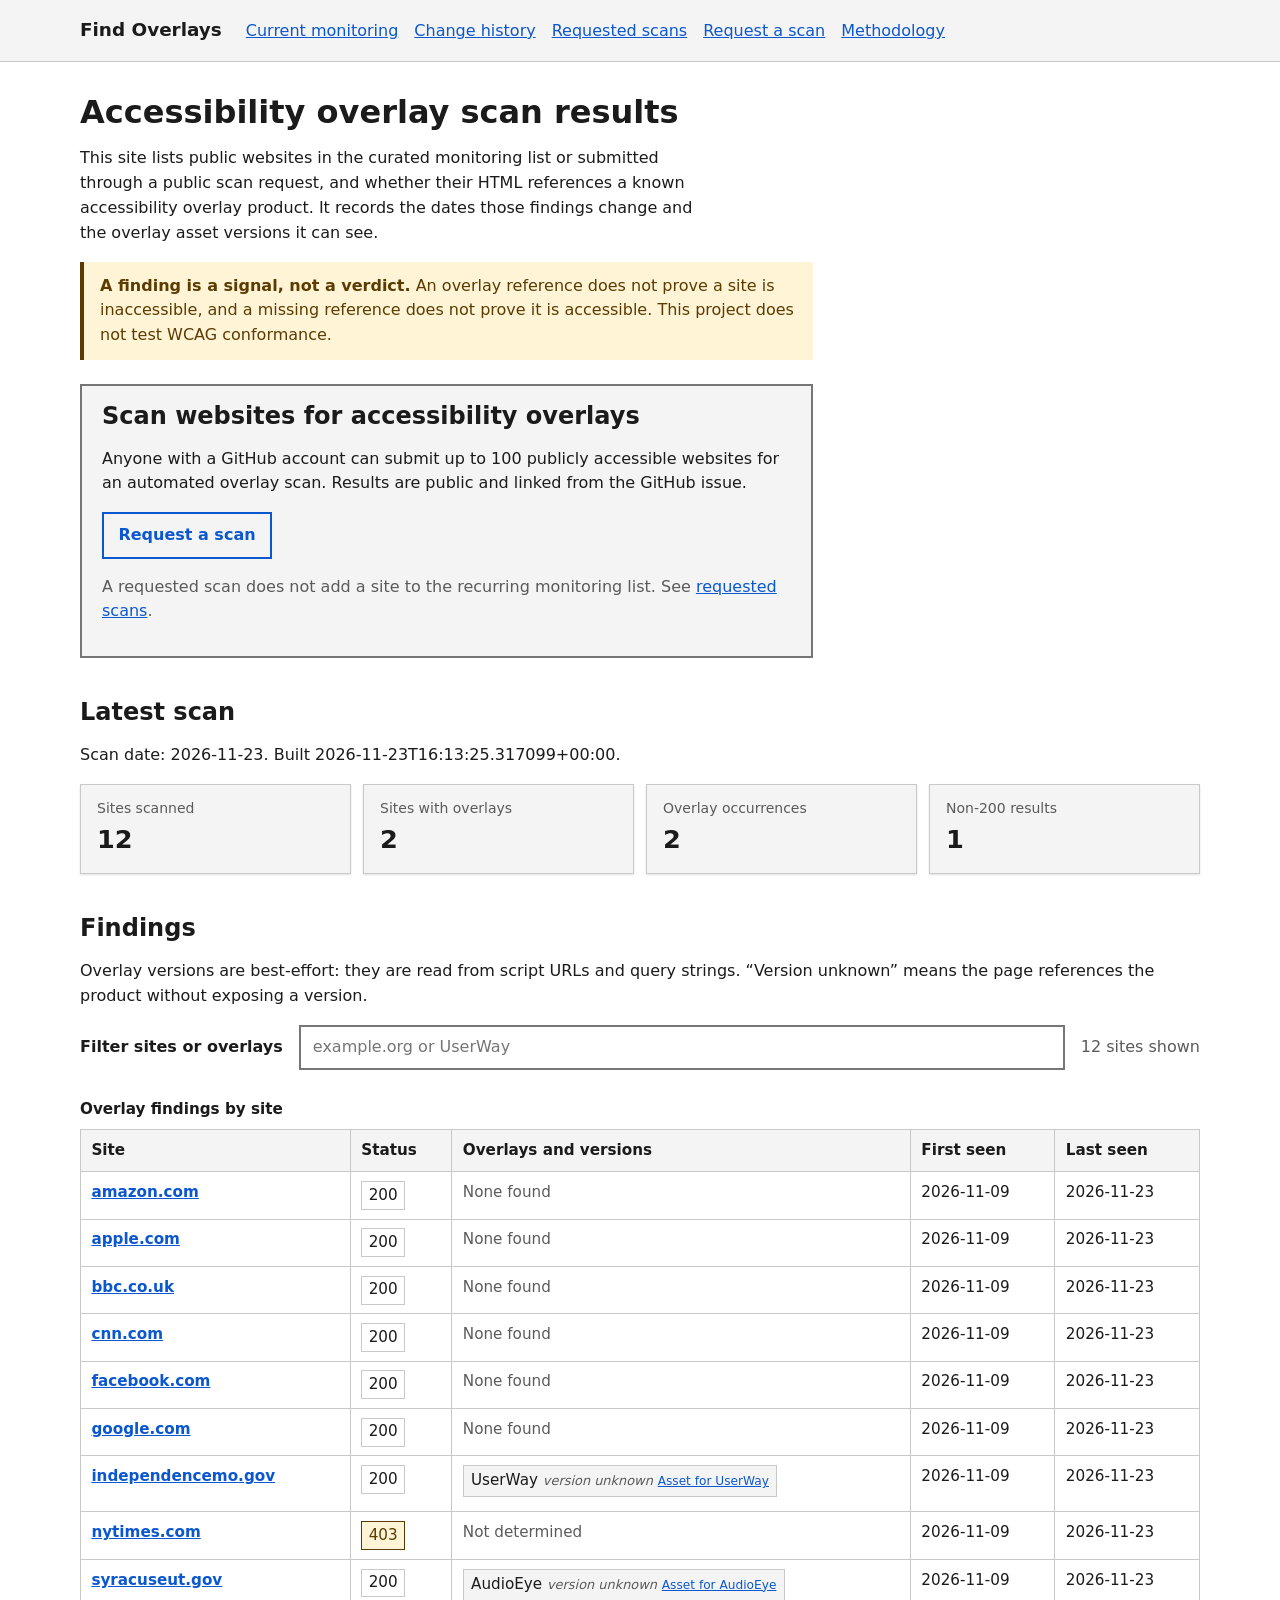
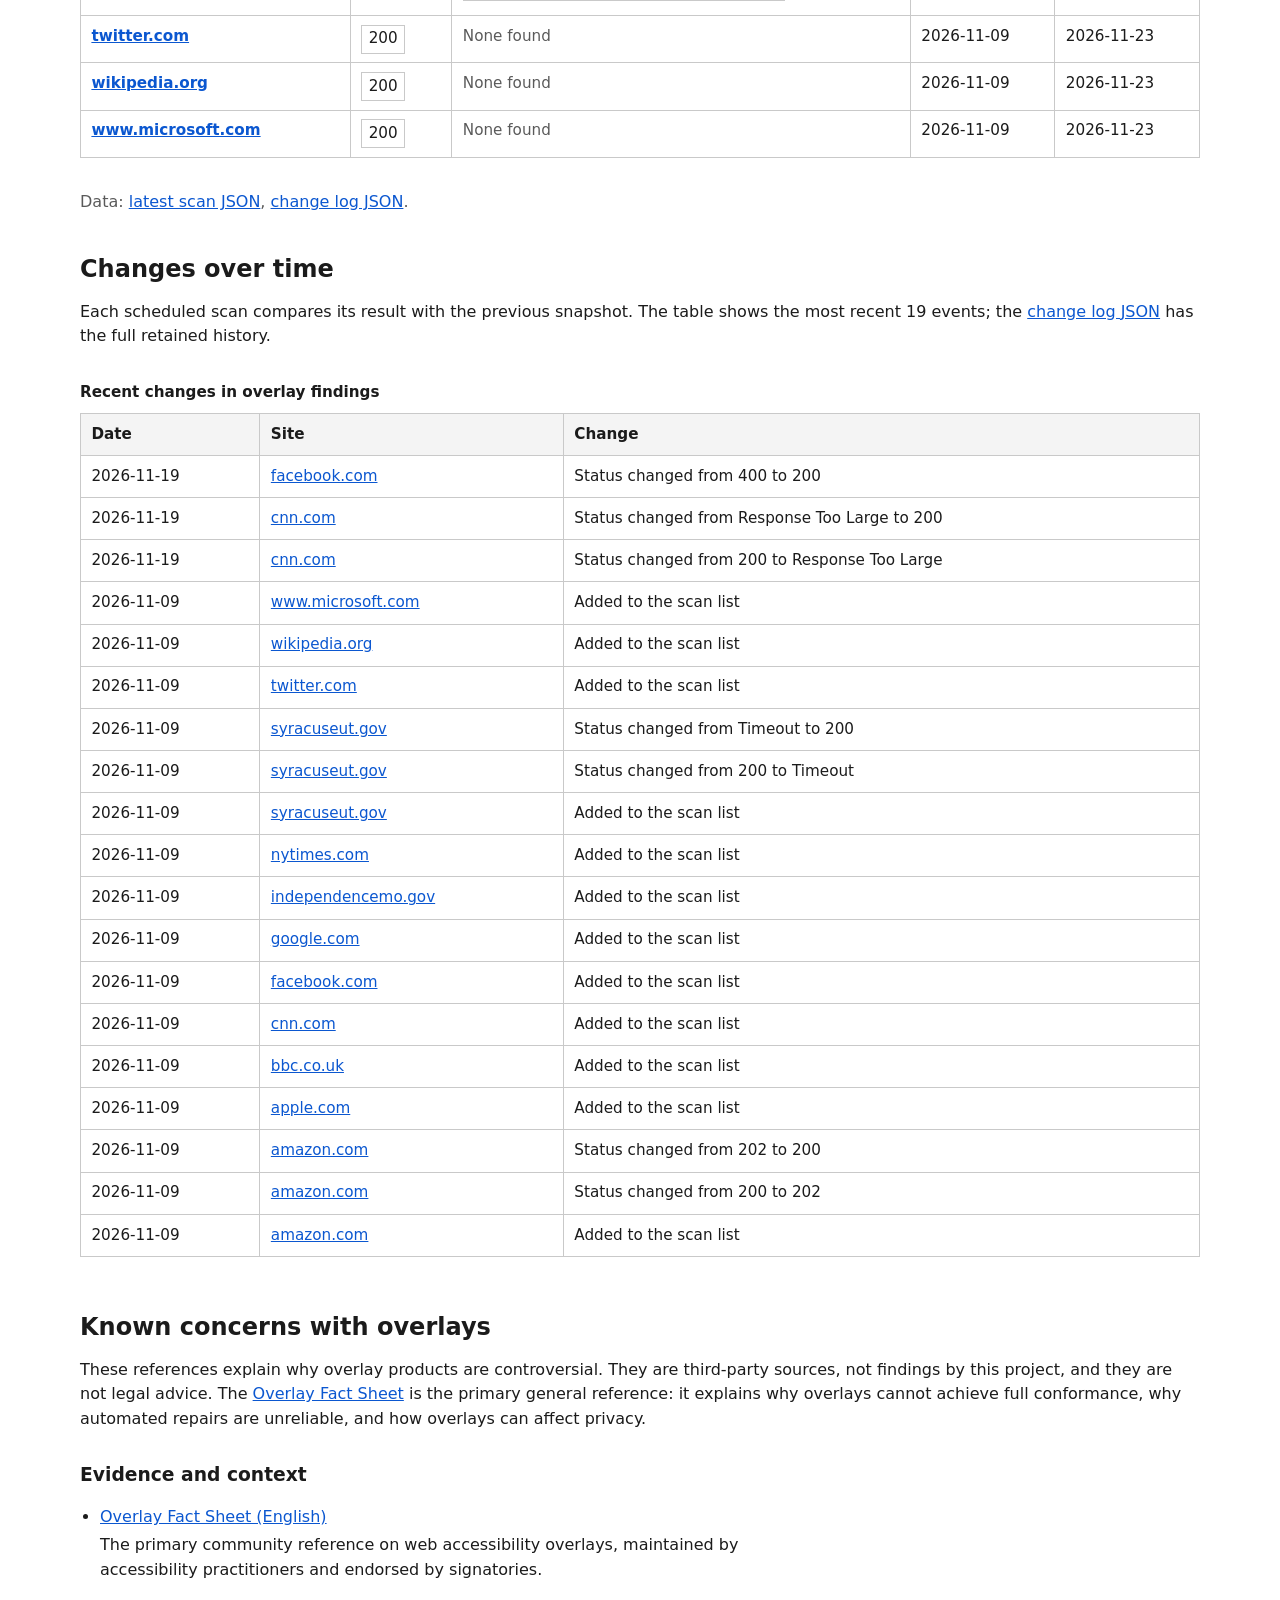
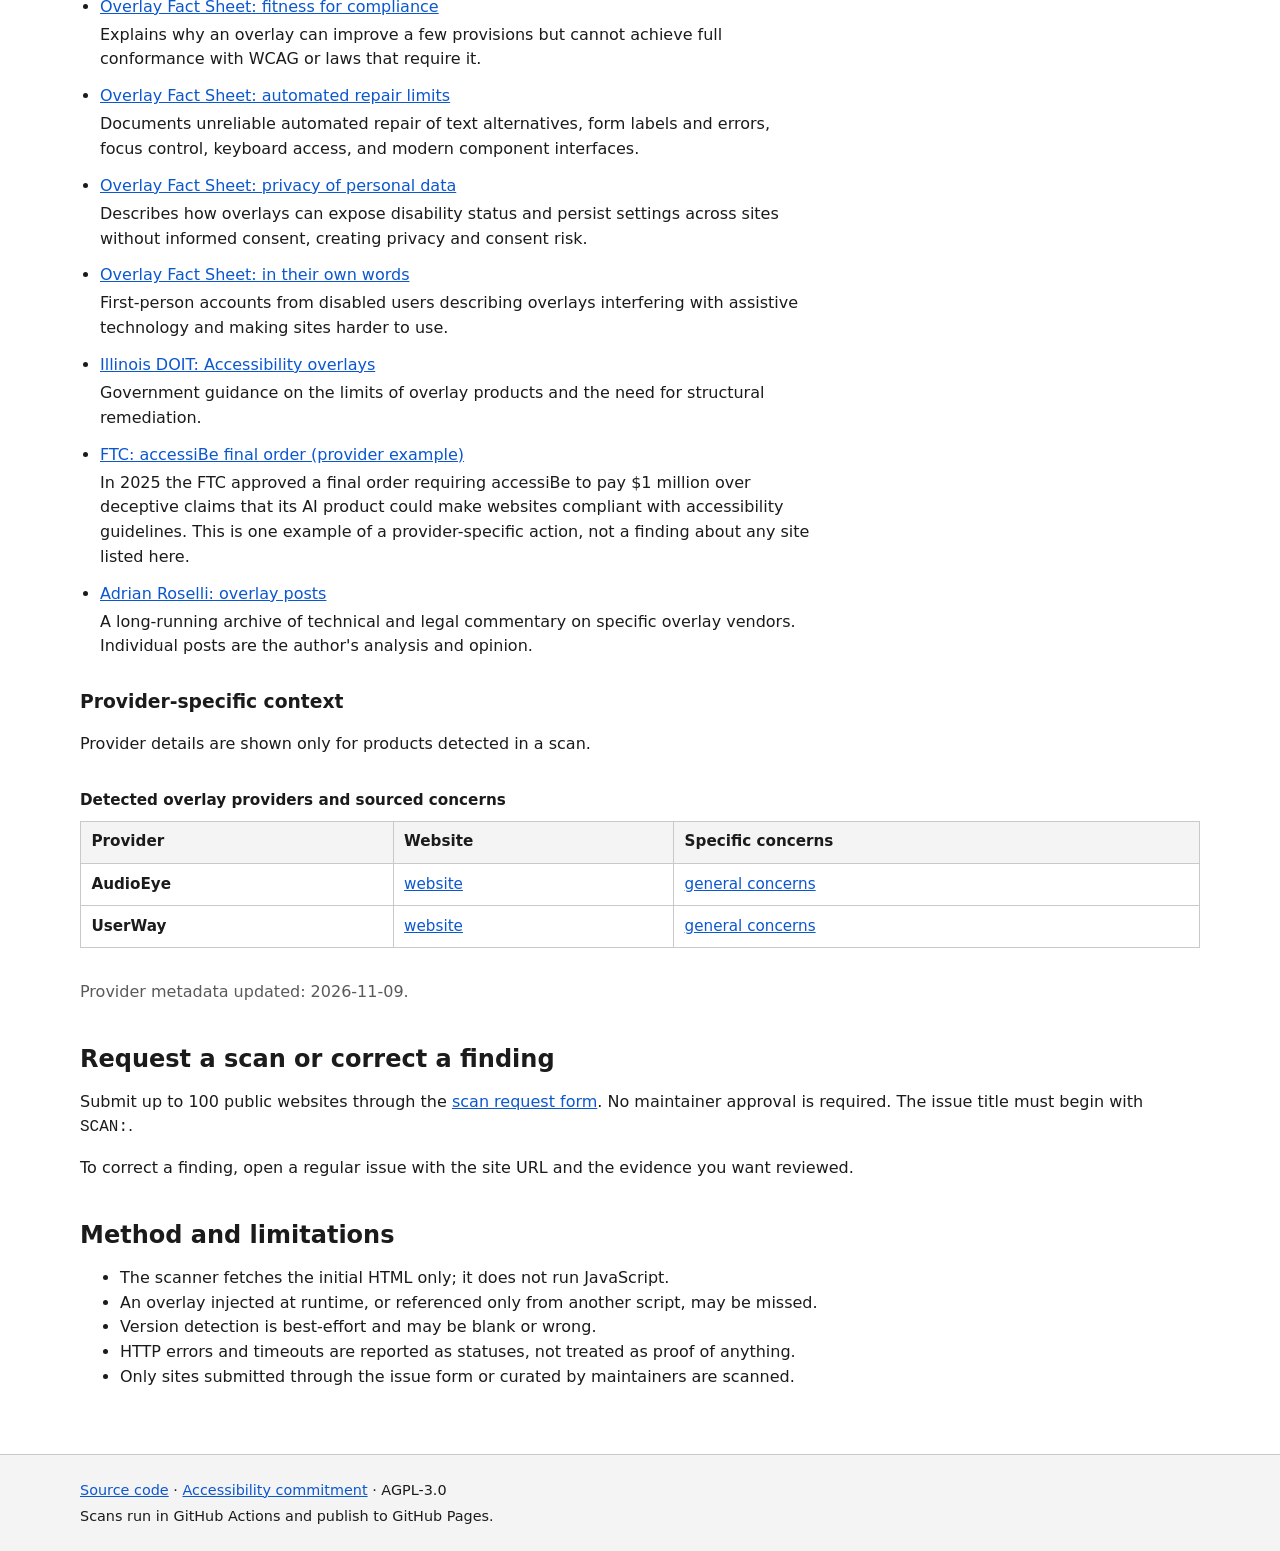
<file: site/index.html>
<!doctype html>
<html lang="en">
<head>
  <meta charset="utf-8">
  <meta name="viewport" content="width=device-width, initial-scale=1">
  <meta name="description" content="Public scan results showing where accessibility overlay products are referenced.">
  <title>Find Overlays — public scan results</title>
  <link rel="stylesheet" href="styles.css">
</head>
<body>
  <a class="skip-link" href="#main">Skip to main content</a>

  <header class="site-header">
    <div class="wrap">
      <p class="brand">Find Overlays</p>
      <nav aria-label="Primary">
        <ul>
          <li><a href="#findings">Current monitoring</a></li>
          <li><a href="#changes">Change history</a></li>
          <li><a href="reports/index.html">Requested scans</a></li>
          <li><a href="#scan-request">Request a scan</a></li>
          <li><a href="#method-heading">Methodology</a></li>
        </ul>
      </nav>
    </div>
  </header>

  <main id="main" class="wrap">
    <h1>Accessibility overlay scan results</h1>
    <p class="lede">
      This site lists public websites in the curated monitoring list or submitted
      through a public scan request, and whether their HTML references a known
      accessibility overlay product. It records the dates those findings change
      and the overlay asset versions it can see.
    </p>
    <p class="notice">
      <strong>A finding is a signal, not a verdict.</strong> An overlay reference
      does not prove a site is inaccessible, and a missing reference does not
      prove it is accessible. This project does not test WCAG conformance.
    </p>

    <section id="scan-request" class="request-callout"
             aria-labelledby="scan-request-heading">
      <h2 id="scan-request-heading">Scan websites for accessibility overlays</h2>
      <p>
        Anyone with a GitHub account can submit up to 100 publicly accessible
        websites for an automated overlay scan. Results are public and linked
        from the GitHub issue.
      </p>
      <p>
        <a class="request-link"
           href="https://github.com/mgifford/Find-Overlays/issues/new?template=scan-request.yml">
          Request a scan
        </a>
      </p>
      <p class="meta">
        A requested scan does not add a site to the recurring monitoring list.
        See <a href="reports/index.html">requested scans</a>.
      </p>
    </section>

    <section aria-labelledby="latest-heading">
      <h2 id="latest-heading">Latest scan</h2>
      <p>Scan date: <time datetime="2026-11-23">2026-11-23</time>.
        Built <time datetime="2026-11-23T16:13:25.317099+00:00">2026-11-23T16:13:25.317099+00:00</time>.</p>
      <ul class="stats"><li class="stat"><span class="stat-label">Sites scanned</span><strong class="stat-value">12</strong></li><li class="stat"><span class="stat-label">Sites with overlays</span><strong class="stat-value">2</strong></li><li class="stat"><span class="stat-label">Overlay occurrences</span><strong class="stat-value">2</strong></li><li class="stat"><span class="stat-label">Non-200 results</span><strong class="stat-value">1</strong></li></ul>
    </section>

    <section id="findings" aria-labelledby="findings-heading">
      <h2 id="findings-heading">Findings</h2>
      <p>
        Overlay versions are best-effort: they are read from script URLs and
        query strings. “Version unknown” means the page references the product
        without exposing a version.
      </p>
      <div class="filter">
        <label for="filter">Filter sites or overlays</label>
        <input id="filter" name="filter" type="search" autocomplete="off"
               placeholder="example.org or UserWay">
        <p id="filter-count" class="filter-count" aria-live="polite">
          12 sites shown
        </p>
      </div>
      <div class="table-wrap" tabindex="0" role="region"
           aria-label="Overlay findings table, scroll horizontally if needed">
        <table>
          <caption>Overlay findings by site</caption>
          <thead>
            <tr>
              <th scope="col">Site</th>
              <th scope="col">Status</th>
              <th scope="col">Overlays and versions</th>
              <th scope="col">First seen</th>
              <th scope="col">Last seen</th>
            </tr>
          </thead>
          <tbody id="findings-body">
            <tr><th scope="row"><a href="https://amazon.com" rel="noopener noreferrer">amazon.com</a></th><td><span class="status ok">200</span></td><td><span class="none">None found</span></td><td>2026-11-09</td><td>2026-11-23</td></tr>
<tr><th scope="row"><a href="https://apple.com" rel="noopener noreferrer">apple.com</a></th><td><span class="status ok">200</span></td><td><span class="none">None found</span></td><td>2026-11-09</td><td>2026-11-23</td></tr>
<tr><th scope="row"><a href="https://bbc.co.uk" rel="noopener noreferrer">bbc.co.uk</a></th><td><span class="status ok">200</span></td><td><span class="none">None found</span></td><td>2026-11-09</td><td>2026-11-23</td></tr>
<tr><th scope="row"><a href="https://cnn.com" rel="noopener noreferrer">cnn.com</a></th><td><span class="status ok">200</span></td><td><span class="none">None found</span></td><td>2026-11-09</td><td>2026-11-23</td></tr>
<tr><th scope="row"><a href="https://facebook.com" rel="noopener noreferrer">facebook.com</a></th><td><span class="status ok">200</span></td><td><span class="none">None found</span></td><td>2026-11-09</td><td>2026-11-23</td></tr>
<tr><th scope="row"><a href="https://google.com" rel="noopener noreferrer">google.com</a></th><td><span class="status ok">200</span></td><td><span class="none">None found</span></td><td>2026-11-09</td><td>2026-11-23</td></tr>
<tr><th scope="row"><a href="https://independencemo.gov" rel="noopener noreferrer">independencemo.gov</a></th><td><span class="status ok">200</span></td><td><span class="overlay">UserWay <span class="version unknown">version unknown</span> <a class="evidence" href="https://cdn.userway.org/widget.js" rel="noopener noreferrer">Asset for UserWay</a></span></td><td>2026-11-09</td><td>2026-11-23</td></tr>
<tr><th scope="row"><a href="https://nytimes.com" rel="noopener noreferrer">nytimes.com</a></th><td><span class="status warn">403</span></td><td><span class="none">Not determined</span></td><td>2026-11-09</td><td>2026-11-23</td></tr>
<tr><th scope="row"><a href="https://syracuseut.gov" rel="noopener noreferrer">syracuseut.gov</a></th><td><span class="status ok">200</span></td><td><span class="overlay">AudioEye <span class="version unknown">version unknown</span> <a class="evidence" href="https://wsmcdn.audioeye.com/aem.js" rel="noopener noreferrer">Asset for AudioEye</a></span></td><td>2026-11-09</td><td>2026-11-23</td></tr>
<tr><th scope="row"><a href="https://twitter.com" rel="noopener noreferrer">twitter.com</a></th><td><span class="status ok">200</span></td><td><span class="none">None found</span></td><td>2026-11-09</td><td>2026-11-23</td></tr>
<tr><th scope="row"><a href="https://wikipedia.org" rel="noopener noreferrer">wikipedia.org</a></th><td><span class="status ok">200</span></td><td><span class="none">None found</span></td><td>2026-11-09</td><td>2026-11-23</td></tr>
<tr><th scope="row"><a href="https://www.microsoft.com" rel="noopener noreferrer">www.microsoft.com</a></th><td><span class="status ok">200</span></td><td><span class="none">None found</span></td><td>2026-11-09</td><td>2026-11-23</td></tr>
          </tbody>
        </table>
      </div>
      <p class="data-links">
        Data:
        <a href="data/latest.json">latest scan JSON</a>,
        <a href="data/changes.json">change log JSON</a>.
      </p>
    </section>

    <section id="changes" aria-labelledby="changes-heading">
      <h2 id="changes-heading">Changes over time</h2>
      <p>
        Each scheduled scan compares its result with the previous snapshot.
        The table shows the most recent 19 events; the
        <a href="data/changes.json">change log JSON</a> has the full retained
        history.
      </p>
      <div class="table-wrap" tabindex="0" role="region"
           aria-label="Recent changes table, scroll horizontally if needed">
        <table>
          <caption>Recent changes in overlay findings</caption>
          <thead>
            <tr>
              <th scope="col">Date</th>
              <th scope="col">Site</th>
              <th scope="col">Change</th>
            </tr>
          </thead>
          <tbody>
            <tr><td>2026-11-19</td><td><a href="https://facebook.com" rel="noopener noreferrer">facebook.com</a></td><td>Status changed from 400 to 200</td></tr>
<tr><td>2026-11-19</td><td><a href="https://cnn.com" rel="noopener noreferrer">cnn.com</a></td><td>Status changed from Response Too Large to 200</td></tr>
<tr><td>2026-11-19</td><td><a href="https://cnn.com" rel="noopener noreferrer">cnn.com</a></td><td>Status changed from 200 to Response Too Large</td></tr>
<tr><td>2026-11-09</td><td><a href="https://www.microsoft.com" rel="noopener noreferrer">www.microsoft.com</a></td><td>Added to the scan list</td></tr>
<tr><td>2026-11-09</td><td><a href="https://wikipedia.org" rel="noopener noreferrer">wikipedia.org</a></td><td>Added to the scan list</td></tr>
<tr><td>2026-11-09</td><td><a href="https://twitter.com" rel="noopener noreferrer">twitter.com</a></td><td>Added to the scan list</td></tr>
<tr><td>2026-11-09</td><td><a href="https://syracuseut.gov" rel="noopener noreferrer">syracuseut.gov</a></td><td>Status changed from Timeout to 200</td></tr>
<tr><td>2026-11-09</td><td><a href="https://syracuseut.gov" rel="noopener noreferrer">syracuseut.gov</a></td><td>Status changed from 200 to Timeout</td></tr>
<tr><td>2026-11-09</td><td><a href="https://syracuseut.gov" rel="noopener noreferrer">syracuseut.gov</a></td><td>Added to the scan list</td></tr>
<tr><td>2026-11-09</td><td><a href="https://nytimes.com" rel="noopener noreferrer">nytimes.com</a></td><td>Added to the scan list</td></tr>
<tr><td>2026-11-09</td><td><a href="https://independencemo.gov" rel="noopener noreferrer">independencemo.gov</a></td><td>Added to the scan list</td></tr>
<tr><td>2026-11-09</td><td><a href="https://google.com" rel="noopener noreferrer">google.com</a></td><td>Added to the scan list</td></tr>
<tr><td>2026-11-09</td><td><a href="https://facebook.com" rel="noopener noreferrer">facebook.com</a></td><td>Added to the scan list</td></tr>
<tr><td>2026-11-09</td><td><a href="https://cnn.com" rel="noopener noreferrer">cnn.com</a></td><td>Added to the scan list</td></tr>
<tr><td>2026-11-09</td><td><a href="https://bbc.co.uk" rel="noopener noreferrer">bbc.co.uk</a></td><td>Added to the scan list</td></tr>
<tr><td>2026-11-09</td><td><a href="https://apple.com" rel="noopener noreferrer">apple.com</a></td><td>Added to the scan list</td></tr>
<tr><td>2026-11-09</td><td><a href="https://amazon.com" rel="noopener noreferrer">amazon.com</a></td><td>Status changed from 202 to 200</td></tr>
<tr><td>2026-11-09</td><td><a href="https://amazon.com" rel="noopener noreferrer">amazon.com</a></td><td>Status changed from 200 to 202</td></tr>
<tr><td>2026-11-09</td><td><a href="https://amazon.com" rel="noopener noreferrer">amazon.com</a></td><td>Added to the scan list</td></tr>
          </tbody>
        </table>
      </div>
    </section>

    <section id="concerns" aria-labelledby="concerns-heading">
      <h2 id="concerns-heading">Known concerns with overlays</h2>
      <p>
        These references explain why overlay products are controversial. They
        are third-party sources, not findings by this project, and they are not
        legal advice. The
        <a href="https://overlayfactsheet.com/en/">Overlay Fact Sheet</a> is the
        primary general reference: it explains why overlays cannot achieve full
        conformance, why automated repairs are unreliable, and how overlays can
        affect privacy.
      </p>
      <h3 id="general-concerns">Evidence and context</h3>
      <ul class="concerns">
        <li><a href="https://overlayfactsheet.com/en/" rel="noopener noreferrer">Overlay Fact Sheet (English)</a><p>The primary community reference on web accessibility overlays, maintained by accessibility practitioners and endorsed by signatories.</p></li>
<li><a href="https://overlayfactsheet.com/en/#fitness-for-achieving-compliance-with-accessibility-standards" rel="noopener noreferrer">Overlay Fact Sheet: fitness for compliance</a><p>Explains why an overlay can improve a few provisions but cannot achieve full conformance with WCAG or laws that require it.</p></li>
<li><a href="https://overlayfactsheet.com/en/#strengths-and-weaknesses-of-automated-repair" rel="noopener noreferrer">Overlay Fact Sheet: automated repair limits</a><p>Documents unreliable automated repair of text alternatives, form labels and errors, focus control, keyboard access, and modern component interfaces.</p></li>
<li><a href="https://overlayfactsheet.com/en/#privacy" rel="noopener noreferrer">Overlay Fact Sheet: privacy of personal data</a><p>Describes how overlays can expose disability status and persist settings across sites without informed consent, creating privacy and consent risk.</p></li>
<li><a href="https://overlayfactsheet.com/en/#in-their-own-words" rel="noopener noreferrer">Overlay Fact Sheet: in their own words</a><p>First-person accounts from disabled users describing overlays interfering with assistive technology and making sites harder to use.</p></li>
<li><a href="https://doit.illinois.gov/initiatives/accessibility/guides/overlays.html" rel="noopener noreferrer">Illinois DOIT: Accessibility overlays</a><p>Government guidance on the limits of overlay products and the need for structural remediation.</p></li>
<li><a href="https://search.ftc.gov/news-events/news/press-releases/2025/04/ftc-approves-final-order-requiring-accessibe-pay-1-million" rel="noopener noreferrer">FTC: accessiBe final order (provider example)</a><p>In 2025 the FTC approved a final order requiring accessiBe to pay $1 million over deceptive claims that its AI product could make websites compliant with accessibility guidelines. This is one example of a provider-specific action, not a finding about any site listed here.</p></li>
<li><a href="https://adrianroselli.com/tag/overlay" rel="noopener noreferrer">Adrian Roselli: overlay posts</a><p>A long-running archive of technical and legal commentary on specific overlay vendors. Individual posts are the author&#x27;s analysis and opinion.</p></li>
      </ul>
      <h3>Provider-specific context</h3>
      <p>Provider details are shown only for products detected in a scan.</p>
      <div class="table-wrap" tabindex="0" role="region"
           aria-label="Provider concerns table, scroll horizontally if needed">
        <table>
          <caption>Detected overlay providers and sourced concerns</caption>
          <thead>
            <tr>
              <th scope="col">Provider</th>
              <th scope="col">Website</th>
              <th scope="col">Specific concerns</th>
            </tr>
          </thead>
          <tbody>
            <tr><th scope="row">AudioEye</th><td><a href="https://www.audioeye.com/" rel="noopener noreferrer">website</a></td><td><a href="#general-concerns">general concerns</a></td></tr>
<tr><th scope="row">UserWay</th><td><a href="https://userway.org/" rel="noopener noreferrer">website</a></td><td><a href="#general-concerns">general concerns</a></td></tr>
          </tbody>
        </table>
      </div>
      <p class="meta">Provider metadata updated: 2026-11-09.</p>
    </section>

    <section id="request" aria-labelledby="request-heading">
      <h2 id="request-heading">Request a scan or correct a finding</h2>
      <p>
        Submit up to 100 public websites through the
        <a href="https://github.com/mgifford/Find-Overlays/issues/new?template=scan-request.yml">scan request form</a>.
        No maintainer approval is required. The issue title must begin with
        <code>SCAN:</code>.
      </p>
      <p>
        To correct a finding, open a regular issue with the site URL and the
        evidence you want reviewed.
      </p>
    </section>

    <section aria-labelledby="method-heading">
      <h2 id="method-heading">Method and limitations</h2>
      <ul>
        <li>The scanner fetches the initial HTML only; it does not run JavaScript.</li>
        <li>An overlay injected at runtime, or referenced only from another script, may be missed.</li>
        <li>Version detection is best-effort and may be blank or wrong.</li>
        <li>HTTP errors and timeouts are reported as statuses, not treated as proof of anything.</li>
        <li>Only sites submitted through the issue form or curated by maintainers are scanned.</li>
      </ul>
    </section>
  </main>

  <footer class="site-footer">
    <div class="wrap">
      <p>
        <a href="https://github.com/mgifford/Find-Overlays">Source code</a> ·
        <a href="https://github.com/mgifford/Find-Overlays/blob/main/ACCESSIBILITY.md">Accessibility commitment</a> ·
        AGPL-3.0
      </p>
      <p>Scans run in GitHub Actions and publish to GitHub Pages.</p>
    </div>
  </footer>

  <script src="app.js" defer></script>
</body>
</html>
</file>
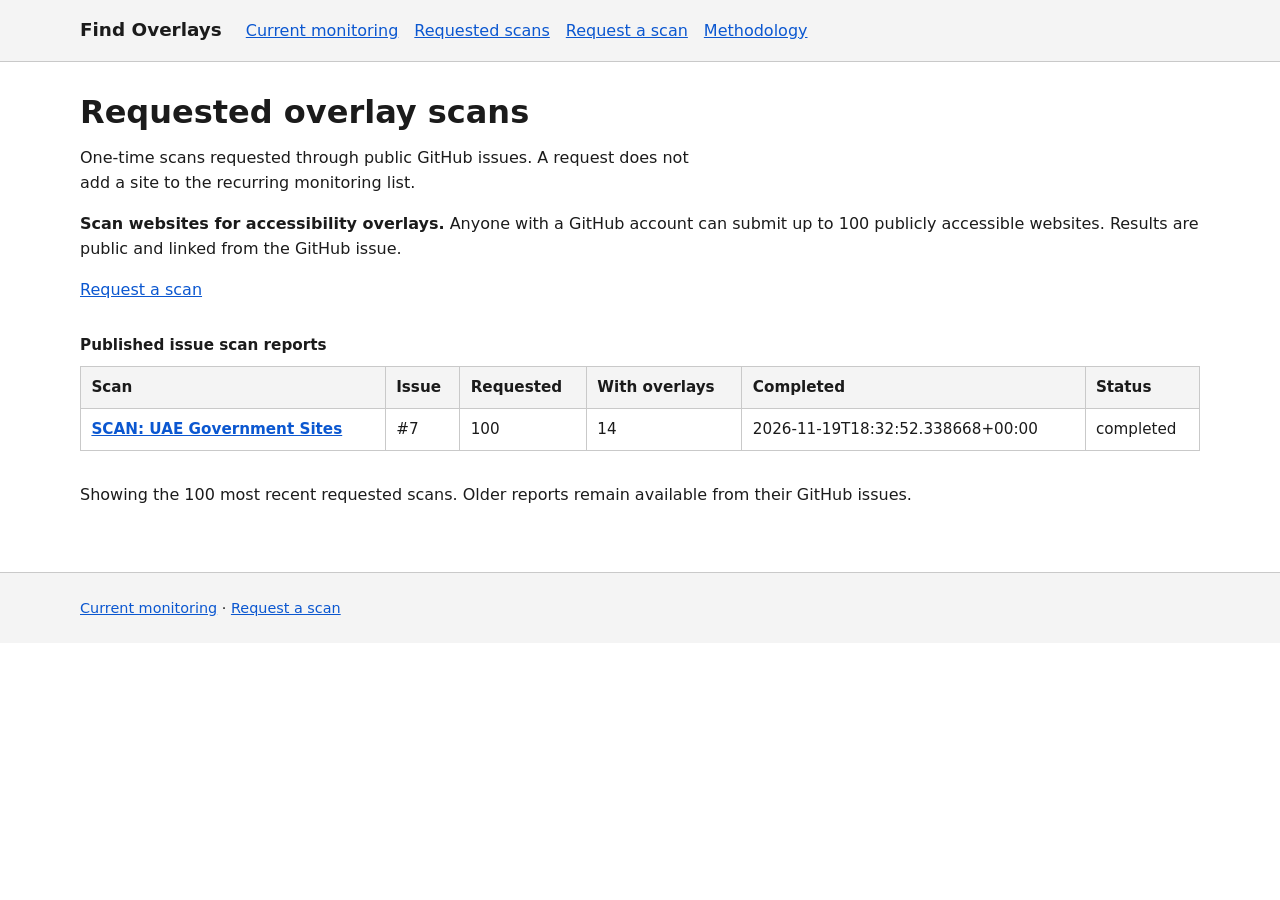
<file: site/reports/index.html>
<!doctype html>
<html lang="en">
<head>
  <meta charset="utf-8">
  <meta name="viewport" content="width=device-width, initial-scale=1">
  <meta name="description" content="Public one-time overlay scans requested
    through GitHub issues.">
  <title>Requested overlay scans</title>
  <link rel="stylesheet" href="../styles.css">
</head>
<body>
  <a class="skip-link" href="#main">Skip to main content</a>
  <header class="site-header"><div class="wrap">
    <p class="brand">Find Overlays</p>
    <nav aria-label="Primary"><ul>
      <li><a href="../index.html">Current monitoring</a></li>
      <li><a href="index.html">Requested scans</a></li>
      <li><a href="https://github.com/mgifford/Find-Overlays/issues/new?template=scan-request.yml">Request a scan</a></li>
      <li><a href="../index.html#method-heading">Methodology</a></li>
    </ul></nav>
  </div></header>
  <main id="main" class="wrap">
    <h1>Requested overlay scans</h1>
    <p class="lede">One-time scans requested through public GitHub issues. A
      request does not add a site to the recurring monitoring list.</p>
    <p><strong>Scan websites for accessibility overlays.</strong> Anyone with a
      GitHub account can submit up to 100 publicly accessible websites.
      Results are public and linked from the GitHub issue.</p>
    <p><a href="https://github.com/mgifford/Find-Overlays/issues/new?template=scan-request.yml">Request a scan</a></p>
    <div class="table-wrap" tabindex="0" role="region"
         aria-label="Requested scan reports, scroll horizontally if needed">
      <table>
        <caption>Published issue scan reports</caption>
        <thead><tr>
          <th scope="col">Scan</th><th scope="col">Issue</th>
          <th scope="col">Requested</th><th scope="col">With overlays</th>
          <th scope="col">Completed</th><th scope="col">Status</th>
        </tr></thead>
        <tbody><tr><th scope="row"><a href="issues/issue-7/index.html">SCAN: UAE Government Sites</a></th><td>#7</td><td>100</td><td>14</td><td>2026-11-19T18:32:52.338668+00:00</td><td>completed</td></tr></tbody>
      </table>
    </div>
    <p>Showing the 100 most recent requested scans. Older
      reports remain available from their GitHub issues.</p>
  </main>
  <footer class="site-footer"><div class="wrap">
    <p><a href="../index.html">Current monitoring</a> ·
    <a href="https://github.com/mgifford/Find-Overlays/issues/new?template=scan-request.yml">Request a scan</a></p>
  </div></footer>
</body>
</html>
</file>
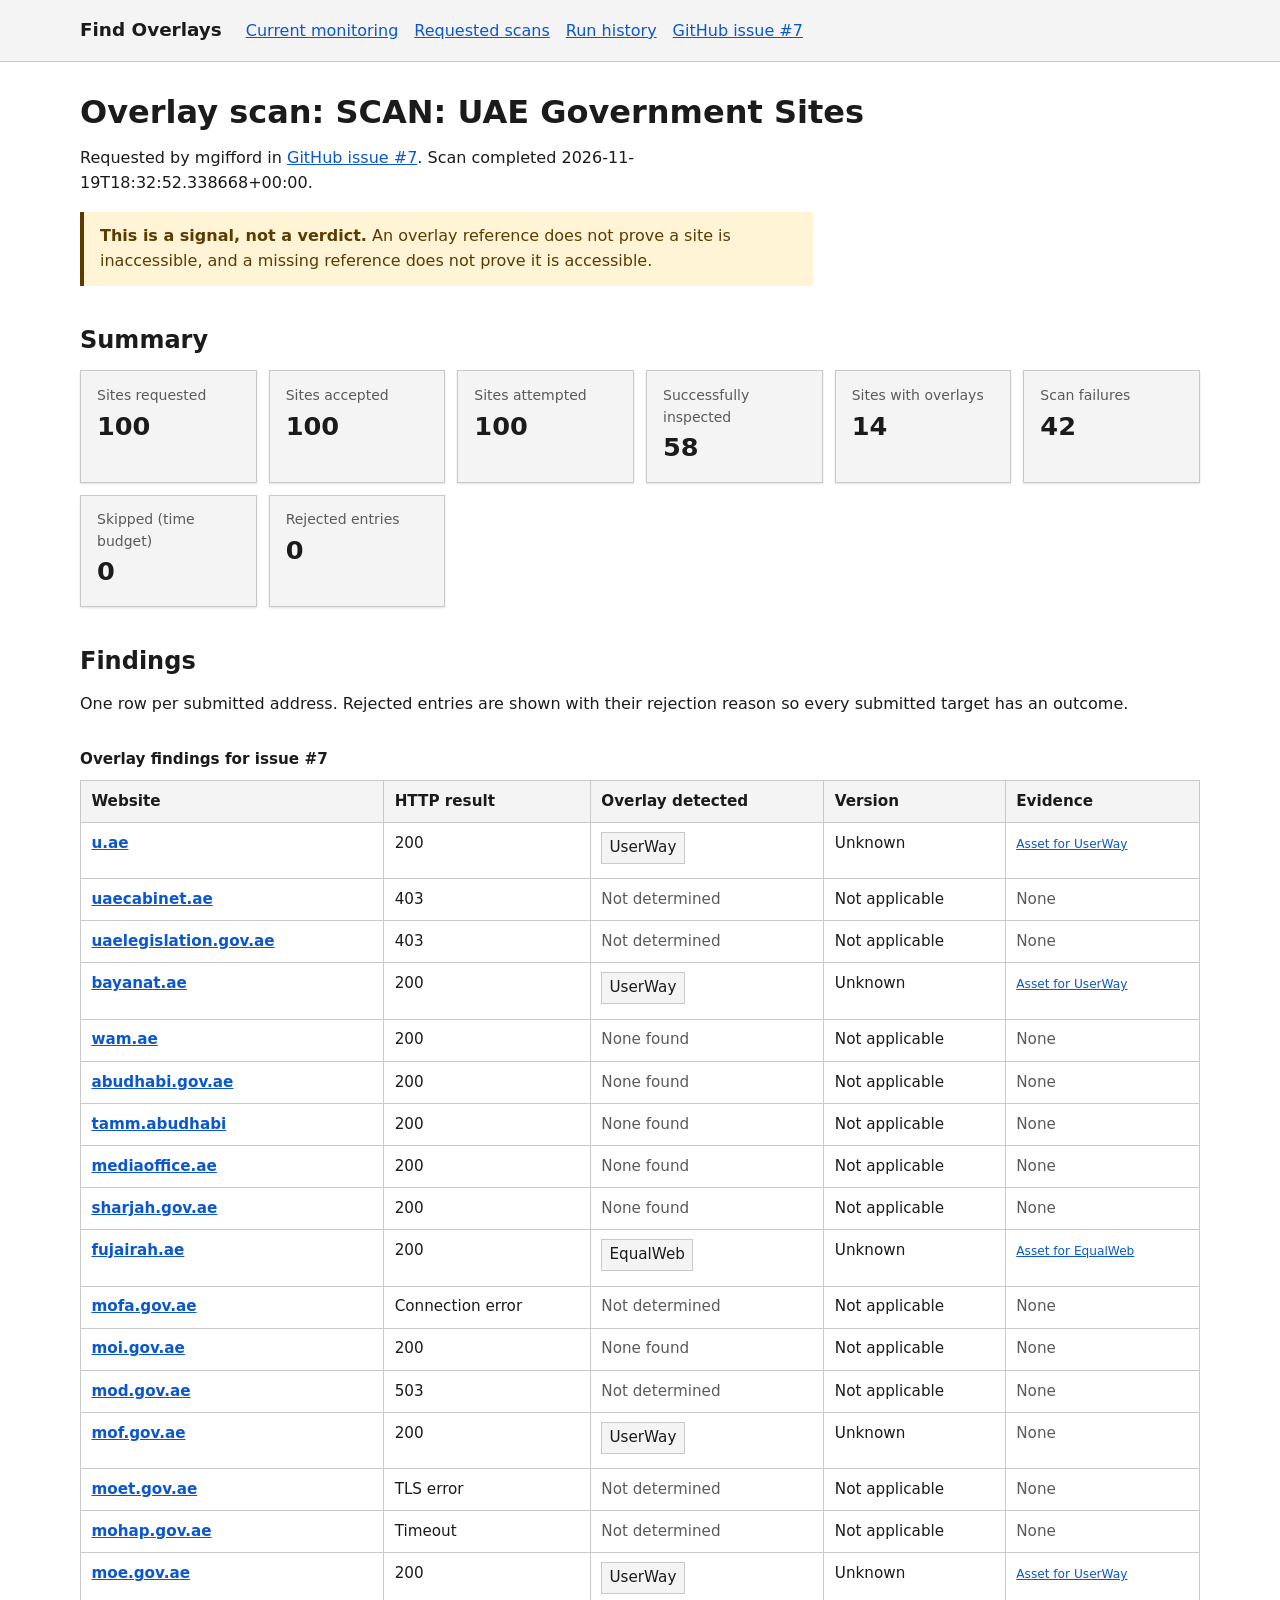
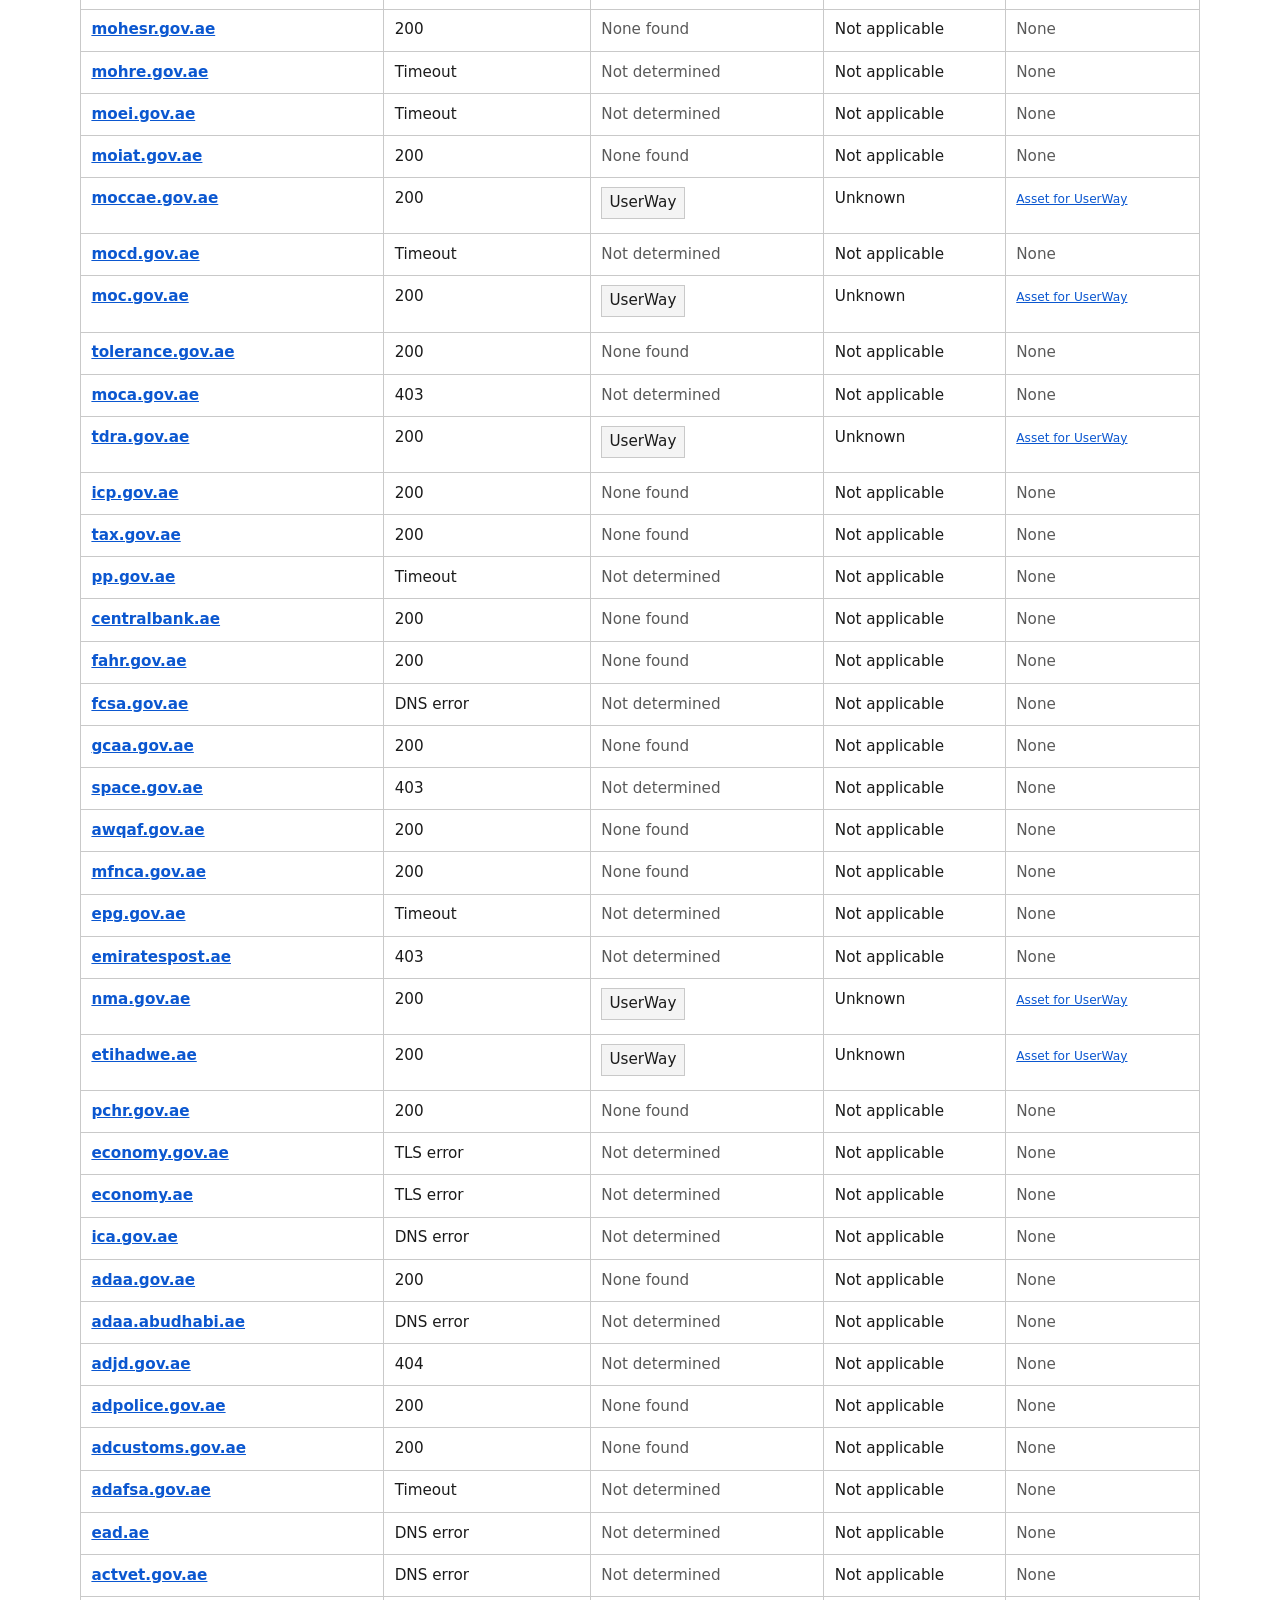
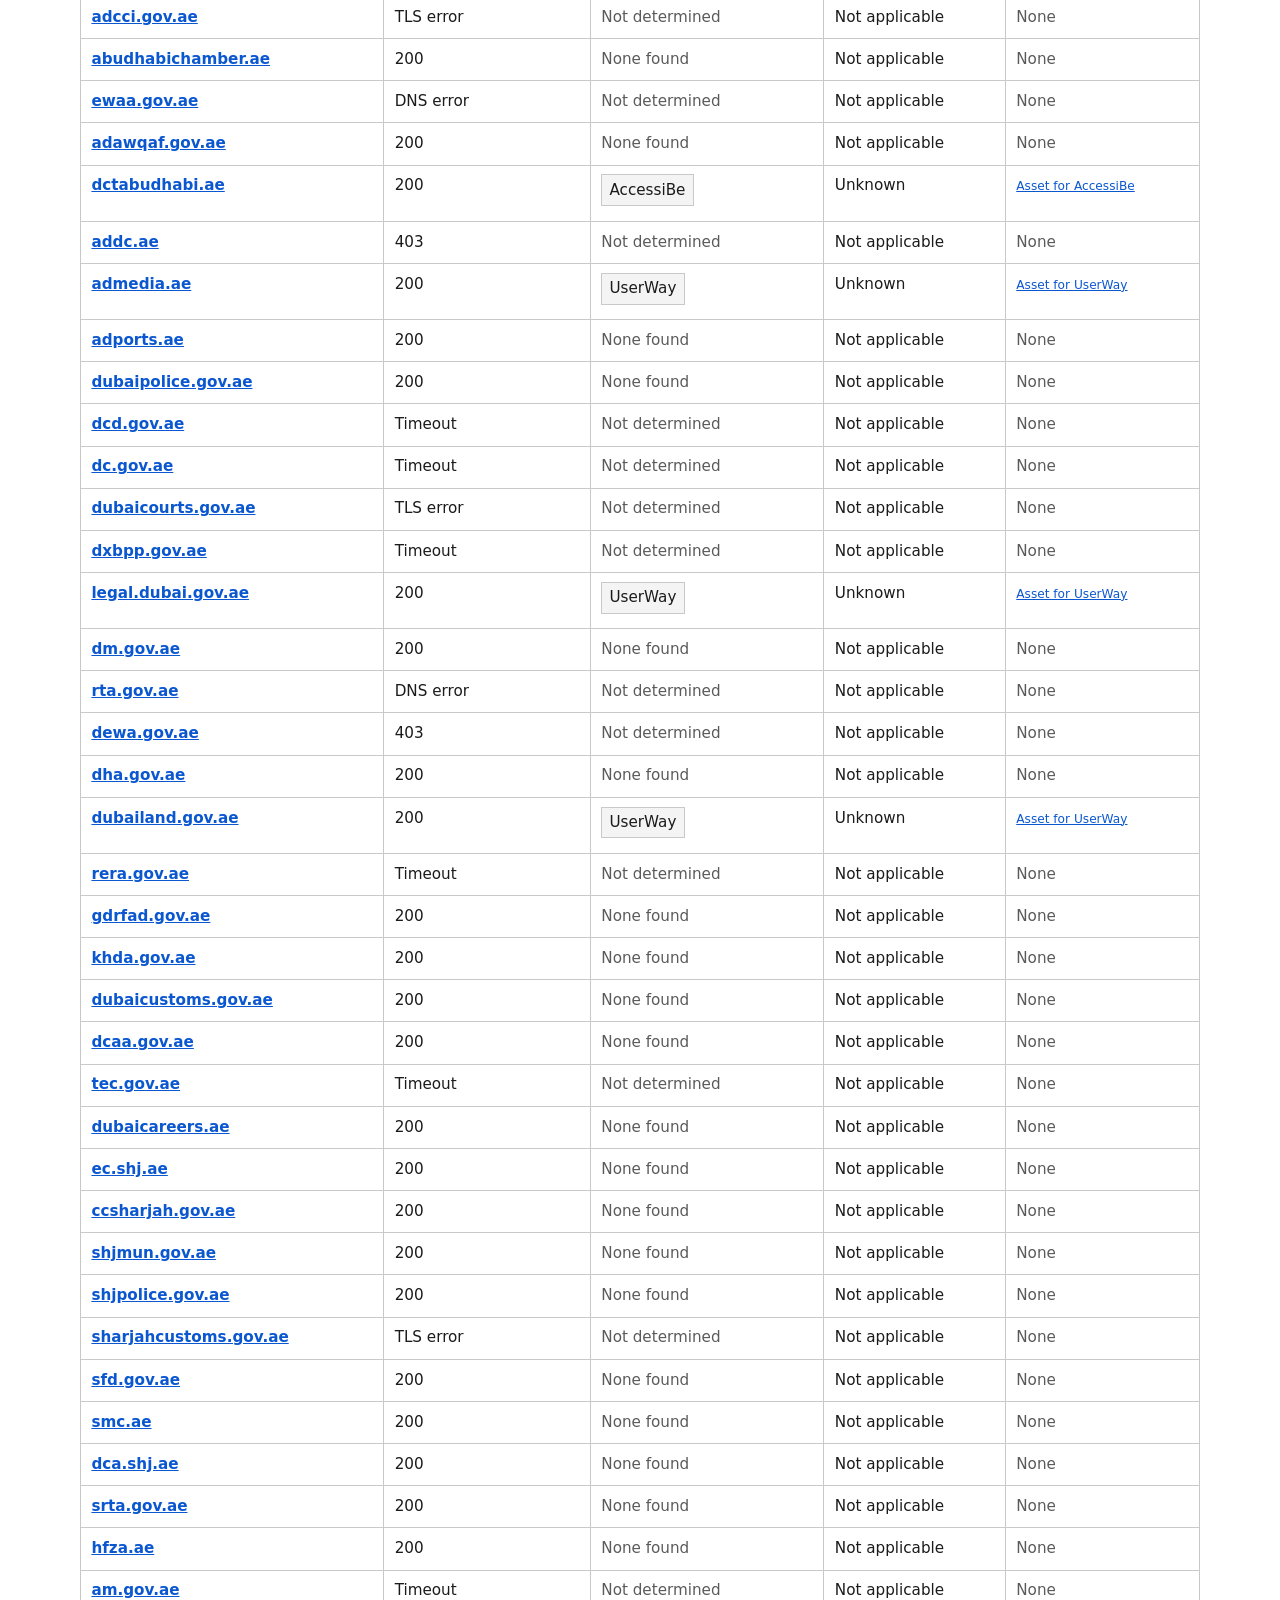
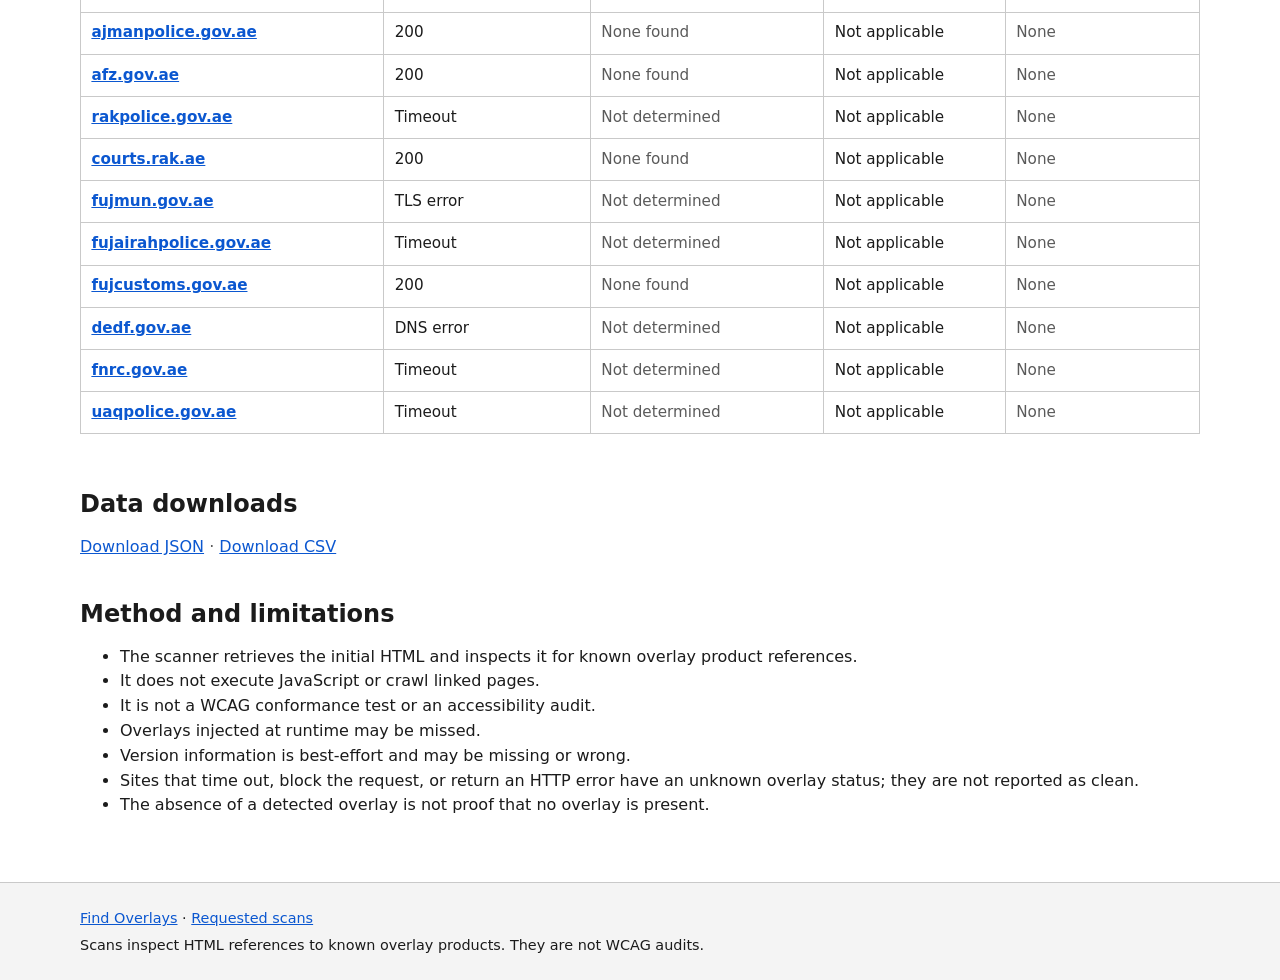
<file: site/reports/issues/issue-7/index.html>
<!doctype html>
<html lang="en">
<head>
  <meta charset="utf-8">
  <meta name="viewport" content="width=device-width, initial-scale=1">
  <meta name="description" content="Overlay scan results for GitHub issue
    #7.">
  <title>Overlay scan: SCAN: UAE Government Sites</title>
  <link rel="stylesheet" href="../../../styles.css">
</head>
<body>
  <a class="skip-link" href="#main">Skip to main content</a>
  <header class="site-header"><div class="wrap">
    <p class="brand">Find Overlays</p>
    <nav aria-label="Report"><ul>
      <li><a href="../../../index.html">Current monitoring</a></li>
      <li><a href="../../index.html">Requested scans</a></li>
      <li><a href="history.html">Run history</a></li>
      <li><a href="https://github.com/mgifford/Find-Overlays/issues/7" rel="noopener noreferrer">GitHub issue #7</a></li>
    </ul></nav>
  </div></header>
  <main id="main" class="wrap">
    <h1>Overlay scan: SCAN: UAE Government Sites</h1>
    <p class="lede">
      Requested by mgifford in
      <a href="https://github.com/mgifford/Find-Overlays/issues/7" rel="noopener noreferrer">GitHub issue #7</a>. Scan completed
      <time datetime="2026-11-19T18:32:52.338668+00:00">
        2026-11-19T18:32:52.338668+00:00</time>.
    </p>
    <p class="notice"><strong>This is a signal, not a verdict.</strong> An overlay reference does not prove a site is inaccessible, and a missing reference does not prove it is accessible.</p>
    <section aria-labelledby="summary-heading">
      <h2 id="summary-heading">Summary</h2>
      <ul class="stats"><li class="stat"><span class="stat-label">Sites requested</span><strong class="stat-value">100</strong></li><li class="stat"><span class="stat-label">Sites accepted</span><strong class="stat-value">100</strong></li><li class="stat"><span class="stat-label">Sites attempted</span><strong class="stat-value">100</strong></li><li class="stat"><span class="stat-label">Successfully inspected</span><strong class="stat-value">58</strong></li><li class="stat"><span class="stat-label">Sites with overlays</span><strong class="stat-value">14</strong></li><li class="stat"><span class="stat-label">Scan failures</span><strong class="stat-value">42</strong></li><li class="stat"><span class="stat-label">Skipped (time budget)</span><strong class="stat-value">0</strong></li><li class="stat"><span class="stat-label">Rejected entries</span><strong class="stat-value">0</strong></li></ul>
      
    </section>
    <section aria-labelledby="findings-heading">
      <h2 id="findings-heading">Findings</h2>
      <p>One row per submitted address. Rejected entries are shown with their
        rejection reason so every submitted target has an outcome.</p>
      <div class="table-wrap" tabindex="0" role="region" aria-label="Overlay findings for this scan, scroll horizontally if needed"><table><caption>Overlay findings for issue #7</caption><thead><tr><th scope="col">Website</th><th scope="col">HTTP result</th><th scope="col">Overlay detected</th><th scope="col">Version</th><th scope="col">Evidence</th></tr></thead><tbody><tr><th scope="row"><a href="https://u.ae" rel="noopener noreferrer">u.ae</a></th><td>200</td><td><span class="overlay">UserWay</span></td><td>Unknown</td><td><a class="evidence" href="https://cdn.userway.org/widget.js?account=aE1O7PByYE" rel="noopener noreferrer">Asset for UserWay</a></td></tr><tr><th scope="row"><a href="https://uaecabinet.ae" rel="noopener noreferrer">uaecabinet.ae</a></th><td>403</td><td><span class="none">Not determined</span></td><td>Not applicable</td><td><span class="none">None</span></td></tr><tr><th scope="row"><a href="https://uaelegislation.gov.ae" rel="noopener noreferrer">uaelegislation.gov.ae</a></th><td>403</td><td><span class="none">Not determined</span></td><td>Not applicable</td><td><span class="none">None</span></td></tr><tr><th scope="row"><a href="https://bayanat.ae" rel="noopener noreferrer">bayanat.ae</a></th><td>200</td><td><span class="overlay">UserWay</span></td><td>Unknown</td><td><a class="evidence" href="https://cdn.userway.org/widget.js" rel="noopener noreferrer">Asset for UserWay</a></td></tr><tr><th scope="row"><a href="https://wam.ae" rel="noopener noreferrer">wam.ae</a></th><td>200</td><td><span class="none">None found</span></td><td>Not applicable</td><td><span class="none">None</span></td></tr><tr><th scope="row"><a href="https://abudhabi.gov.ae" rel="noopener noreferrer">abudhabi.gov.ae</a></th><td>200</td><td><span class="none">None found</span></td><td>Not applicable</td><td><span class="none">None</span></td></tr><tr><th scope="row"><a href="https://tamm.abudhabi" rel="noopener noreferrer">tamm.abudhabi</a></th><td>200</td><td><span class="none">None found</span></td><td>Not applicable</td><td><span class="none">None</span></td></tr><tr><th scope="row"><a href="https://mediaoffice.ae" rel="noopener noreferrer">mediaoffice.ae</a></th><td>200</td><td><span class="none">None found</span></td><td>Not applicable</td><td><span class="none">None</span></td></tr><tr><th scope="row"><a href="https://sharjah.gov.ae" rel="noopener noreferrer">sharjah.gov.ae</a></th><td>200</td><td><span class="none">None found</span></td><td>Not applicable</td><td><span class="none">None</span></td></tr><tr><th scope="row"><a href="https://fujairah.ae" rel="noopener noreferrer">fujairah.ae</a></th><td>200</td><td><span class="overlay">EqualWeb</span></td><td>Unknown</td><td><a class="evidence" href="https://cdn.equalweb.com/" rel="noopener noreferrer">Asset for EqualWeb</a></td></tr><tr><th scope="row"><a href="https://mofa.gov.ae" rel="noopener noreferrer">mofa.gov.ae</a></th><td>Connection error</td><td><span class="none">Not determined</span></td><td>Not applicable</td><td><span class="none">None</span></td></tr><tr><th scope="row"><a href="https://moi.gov.ae" rel="noopener noreferrer">moi.gov.ae</a></th><td>200</td><td><span class="none">None found</span></td><td>Not applicable</td><td><span class="none">None</span></td></tr><tr><th scope="row"><a href="https://mod.gov.ae" rel="noopener noreferrer">mod.gov.ae</a></th><td>503</td><td><span class="none">Not determined</span></td><td>Not applicable</td><td><span class="none">None</span></td></tr><tr><th scope="row"><a href="https://mof.gov.ae" rel="noopener noreferrer">mof.gov.ae</a></th><td>200</td><td><span class="overlay">UserWay</span></td><td>Unknown</td><td><span class="none">None</span></td></tr><tr><th scope="row"><a href="https://moet.gov.ae" rel="noopener noreferrer">moet.gov.ae</a></th><td>TLS error</td><td><span class="none">Not determined</span></td><td>Not applicable</td><td><span class="none">None</span></td></tr><tr><th scope="row"><a href="https://mohap.gov.ae" rel="noopener noreferrer">mohap.gov.ae</a></th><td>Timeout</td><td><span class="none">Not determined</span></td><td>Not applicable</td><td><span class="none">None</span></td></tr><tr><th scope="row"><a href="https://moe.gov.ae" rel="noopener noreferrer">moe.gov.ae</a></th><td>200</td><td><span class="overlay">UserWay</span></td><td>Unknown</td><td><a class="evidence" href="https://cdn.userway.org/widget.js" rel="noopener noreferrer">Asset for UserWay</a></td></tr><tr><th scope="row"><a href="https://mohesr.gov.ae" rel="noopener noreferrer">mohesr.gov.ae</a></th><td>200</td><td><span class="none">None found</span></td><td>Not applicable</td><td><span class="none">None</span></td></tr><tr><th scope="row"><a href="https://mohre.gov.ae" rel="noopener noreferrer">mohre.gov.ae</a></th><td>Timeout</td><td><span class="none">Not determined</span></td><td>Not applicable</td><td><span class="none">None</span></td></tr><tr><th scope="row"><a href="https://moei.gov.ae" rel="noopener noreferrer">moei.gov.ae</a></th><td>Timeout</td><td><span class="none">Not determined</span></td><td>Not applicable</td><td><span class="none">None</span></td></tr><tr><th scope="row"><a href="https://moiat.gov.ae" rel="noopener noreferrer">moiat.gov.ae</a></th><td>200</td><td><span class="none">None found</span></td><td>Not applicable</td><td><span class="none">None</span></td></tr><tr><th scope="row"><a href="https://moccae.gov.ae" rel="noopener noreferrer">moccae.gov.ae</a></th><td>200</td><td><span class="overlay">UserWay</span></td><td>Unknown</td><td><a class="evidence" href="https://cdn.userway.org/widget.js" rel="noopener noreferrer">Asset for UserWay</a></td></tr><tr><th scope="row"><a href="https://mocd.gov.ae" rel="noopener noreferrer">mocd.gov.ae</a></th><td>Timeout</td><td><span class="none">Not determined</span></td><td>Not applicable</td><td><span class="none">None</span></td></tr><tr><th scope="row"><a href="https://moc.gov.ae" rel="noopener noreferrer">moc.gov.ae</a></th><td>200</td><td><span class="overlay">UserWay</span></td><td>Unknown</td><td><a class="evidence" href="https://userway.org" rel="noopener noreferrer">Asset for UserWay</a></td></tr><tr><th scope="row"><a href="https://tolerance.gov.ae" rel="noopener noreferrer">tolerance.gov.ae</a></th><td>200</td><td><span class="none">None found</span></td><td>Not applicable</td><td><span class="none">None</span></td></tr><tr><th scope="row"><a href="https://moca.gov.ae" rel="noopener noreferrer">moca.gov.ae</a></th><td>403</td><td><span class="none">Not determined</span></td><td>Not applicable</td><td><span class="none">None</span></td></tr><tr><th scope="row"><a href="https://tdra.gov.ae" rel="noopener noreferrer">tdra.gov.ae</a></th><td>200</td><td><span class="overlay">UserWay</span></td><td>Unknown</td><td><a class="evidence" href="https://cdn.userway.org/widget.js" rel="noopener noreferrer">Asset for UserWay</a></td></tr><tr><th scope="row"><a href="https://icp.gov.ae" rel="noopener noreferrer">icp.gov.ae</a></th><td>200</td><td><span class="none">None found</span></td><td>Not applicable</td><td><span class="none">None</span></td></tr><tr><th scope="row"><a href="https://tax.gov.ae" rel="noopener noreferrer">tax.gov.ae</a></th><td>200</td><td><span class="none">None found</span></td><td>Not applicable</td><td><span class="none">None</span></td></tr><tr><th scope="row"><a href="https://pp.gov.ae" rel="noopener noreferrer">pp.gov.ae</a></th><td>Timeout</td><td><span class="none">Not determined</span></td><td>Not applicable</td><td><span class="none">None</span></td></tr><tr><th scope="row"><a href="https://centralbank.ae" rel="noopener noreferrer">centralbank.ae</a></th><td>200</td><td><span class="none">None found</span></td><td>Not applicable</td><td><span class="none">None</span></td></tr><tr><th scope="row"><a href="https://fahr.gov.ae" rel="noopener noreferrer">fahr.gov.ae</a></th><td>200</td><td><span class="none">None found</span></td><td>Not applicable</td><td><span class="none">None</span></td></tr><tr><th scope="row"><a href="https://fcsa.gov.ae" rel="noopener noreferrer">fcsa.gov.ae</a></th><td>DNS error</td><td><span class="none">Not determined</span></td><td>Not applicable</td><td><span class="none">None</span></td></tr><tr><th scope="row"><a href="https://gcaa.gov.ae" rel="noopener noreferrer">gcaa.gov.ae</a></th><td>200</td><td><span class="none">None found</span></td><td>Not applicable</td><td><span class="none">None</span></td></tr><tr><th scope="row"><a href="https://space.gov.ae" rel="noopener noreferrer">space.gov.ae</a></th><td>403</td><td><span class="none">Not determined</span></td><td>Not applicable</td><td><span class="none">None</span></td></tr><tr><th scope="row"><a href="https://awqaf.gov.ae" rel="noopener noreferrer">awqaf.gov.ae</a></th><td>200</td><td><span class="none">None found</span></td><td>Not applicable</td><td><span class="none">None</span></td></tr><tr><th scope="row"><a href="https://mfnca.gov.ae" rel="noopener noreferrer">mfnca.gov.ae</a></th><td>200</td><td><span class="none">None found</span></td><td>Not applicable</td><td><span class="none">None</span></td></tr><tr><th scope="row"><a href="https://epg.gov.ae" rel="noopener noreferrer">epg.gov.ae</a></th><td>Timeout</td><td><span class="none">Not determined</span></td><td>Not applicable</td><td><span class="none">None</span></td></tr><tr><th scope="row"><a href="https://emiratespost.ae" rel="noopener noreferrer">emiratespost.ae</a></th><td>403</td><td><span class="none">Not determined</span></td><td>Not applicable</td><td><span class="none">None</span></td></tr><tr><th scope="row"><a href="https://nma.gov.ae" rel="noopener noreferrer">nma.gov.ae</a></th><td>200</td><td><span class="overlay">UserWay</span></td><td>Unknown</td><td><a class="evidence" href="https://cdn.userway.org/widget.js" rel="noopener noreferrer">Asset for UserWay</a></td></tr><tr><th scope="row"><a href="https://etihadwe.ae" rel="noopener noreferrer">etihadwe.ae</a></th><td>200</td><td><span class="overlay">UserWay</span></td><td>Unknown</td><td><a class="evidence" href="https://cdn.userway.org/widget.js" rel="noopener noreferrer">Asset for UserWay</a></td></tr><tr><th scope="row"><a href="https://pchr.gov.ae" rel="noopener noreferrer">pchr.gov.ae</a></th><td>200</td><td><span class="none">None found</span></td><td>Not applicable</td><td><span class="none">None</span></td></tr><tr><th scope="row"><a href="https://economy.gov.ae" rel="noopener noreferrer">economy.gov.ae</a></th><td>TLS error</td><td><span class="none">Not determined</span></td><td>Not applicable</td><td><span class="none">None</span></td></tr><tr><th scope="row"><a href="https://economy.ae" rel="noopener noreferrer">economy.ae</a></th><td>TLS error</td><td><span class="none">Not determined</span></td><td>Not applicable</td><td><span class="none">None</span></td></tr><tr><th scope="row"><a href="https://ica.gov.ae" rel="noopener noreferrer">ica.gov.ae</a></th><td>DNS error</td><td><span class="none">Not determined</span></td><td>Not applicable</td><td><span class="none">None</span></td></tr><tr><th scope="row"><a href="https://adaa.gov.ae" rel="noopener noreferrer">adaa.gov.ae</a></th><td>200</td><td><span class="none">None found</span></td><td>Not applicable</td><td><span class="none">None</span></td></tr><tr><th scope="row"><a href="https://adaa.abudhabi.ae" rel="noopener noreferrer">adaa.abudhabi.ae</a></th><td>DNS error</td><td><span class="none">Not determined</span></td><td>Not applicable</td><td><span class="none">None</span></td></tr><tr><th scope="row"><a href="https://adjd.gov.ae" rel="noopener noreferrer">adjd.gov.ae</a></th><td>404</td><td><span class="none">Not determined</span></td><td>Not applicable</td><td><span class="none">None</span></td></tr><tr><th scope="row"><a href="https://adpolice.gov.ae" rel="noopener noreferrer">adpolice.gov.ae</a></th><td>200</td><td><span class="none">None found</span></td><td>Not applicable</td><td><span class="none">None</span></td></tr><tr><th scope="row"><a href="https://adcustoms.gov.ae" rel="noopener noreferrer">adcustoms.gov.ae</a></th><td>200</td><td><span class="none">None found</span></td><td>Not applicable</td><td><span class="none">None</span></td></tr><tr><th scope="row"><a href="https://adafsa.gov.ae" rel="noopener noreferrer">adafsa.gov.ae</a></th><td>Timeout</td><td><span class="none">Not determined</span></td><td>Not applicable</td><td><span class="none">None</span></td></tr><tr><th scope="row"><a href="https://ead.ae" rel="noopener noreferrer">ead.ae</a></th><td>DNS error</td><td><span class="none">Not determined</span></td><td>Not applicable</td><td><span class="none">None</span></td></tr><tr><th scope="row"><a href="https://actvet.gov.ae" rel="noopener noreferrer">actvet.gov.ae</a></th><td>DNS error</td><td><span class="none">Not determined</span></td><td>Not applicable</td><td><span class="none">None</span></td></tr><tr><th scope="row"><a href="https://adcci.gov.ae" rel="noopener noreferrer">adcci.gov.ae</a></th><td>TLS error</td><td><span class="none">Not determined</span></td><td>Not applicable</td><td><span class="none">None</span></td></tr><tr><th scope="row"><a href="https://abudhabichamber.ae" rel="noopener noreferrer">abudhabichamber.ae</a></th><td>200</td><td><span class="none">None found</span></td><td>Not applicable</td><td><span class="none">None</span></td></tr><tr><th scope="row"><a href="https://ewaa.gov.ae" rel="noopener noreferrer">ewaa.gov.ae</a></th><td>DNS error</td><td><span class="none">Not determined</span></td><td>Not applicable</td><td><span class="none">None</span></td></tr><tr><th scope="row"><a href="https://adawqaf.gov.ae" rel="noopener noreferrer">adawqaf.gov.ae</a></th><td>200</td><td><span class="none">None found</span></td><td>Not applicable</td><td><span class="none">None</span></td></tr><tr><th scope="row"><a href="https://dctabudhabi.ae" rel="noopener noreferrer">dctabudhabi.ae</a></th><td>200</td><td><span class="overlay">AccessiBe</span></td><td>Unknown</td><td><a class="evidence" href="https://acsbapp.com/apps/app/dist/js/app.js" rel="noopener noreferrer">Asset for AccessiBe</a></td></tr><tr><th scope="row"><a href="https://addc.ae" rel="noopener noreferrer">addc.ae</a></th><td>403</td><td><span class="none">Not determined</span></td><td>Not applicable</td><td><span class="none">None</span></td></tr><tr><th scope="row"><a href="https://admedia.ae" rel="noopener noreferrer">admedia.ae</a></th><td>200</td><td><span class="overlay">UserWay</span></td><td>Unknown</td><td><a class="evidence" href="https://userway.org" rel="noopener noreferrer">Asset for UserWay</a></td></tr><tr><th scope="row"><a href="https://adports.ae" rel="noopener noreferrer">adports.ae</a></th><td>200</td><td><span class="none">None found</span></td><td>Not applicable</td><td><span class="none">None</span></td></tr><tr><th scope="row"><a href="https://dubaipolice.gov.ae" rel="noopener noreferrer">dubaipolice.gov.ae</a></th><td>200</td><td><span class="none">None found</span></td><td>Not applicable</td><td><span class="none">None</span></td></tr><tr><th scope="row"><a href="https://dcd.gov.ae" rel="noopener noreferrer">dcd.gov.ae</a></th><td>Timeout</td><td><span class="none">Not determined</span></td><td>Not applicable</td><td><span class="none">None</span></td></tr><tr><th scope="row"><a href="https://dc.gov.ae" rel="noopener noreferrer">dc.gov.ae</a></th><td>Timeout</td><td><span class="none">Not determined</span></td><td>Not applicable</td><td><span class="none">None</span></td></tr><tr><th scope="row"><a href="https://dubaicourts.gov.ae" rel="noopener noreferrer">dubaicourts.gov.ae</a></th><td>TLS error</td><td><span class="none">Not determined</span></td><td>Not applicable</td><td><span class="none">None</span></td></tr><tr><th scope="row"><a href="https://dxbpp.gov.ae" rel="noopener noreferrer">dxbpp.gov.ae</a></th><td>Timeout</td><td><span class="none">Not determined</span></td><td>Not applicable</td><td><span class="none">None</span></td></tr><tr><th scope="row"><a href="https://legal.dubai.gov.ae" rel="noopener noreferrer">legal.dubai.gov.ae</a></th><td>200</td><td><span class="overlay">UserWay</span></td><td>Unknown</td><td><a class="evidence" href="https://cdn.userway.org/widget.js" rel="noopener noreferrer">Asset for UserWay</a></td></tr><tr><th scope="row"><a href="https://dm.gov.ae" rel="noopener noreferrer">dm.gov.ae</a></th><td>200</td><td><span class="none">None found</span></td><td>Not applicable</td><td><span class="none">None</span></td></tr><tr><th scope="row"><a href="https://rta.gov.ae" rel="noopener noreferrer">rta.gov.ae</a></th><td>DNS error</td><td><span class="none">Not determined</span></td><td>Not applicable</td><td><span class="none">None</span></td></tr><tr><th scope="row"><a href="https://dewa.gov.ae" rel="noopener noreferrer">dewa.gov.ae</a></th><td>403</td><td><span class="none">Not determined</span></td><td>Not applicable</td><td><span class="none">None</span></td></tr><tr><th scope="row"><a href="https://dha.gov.ae" rel="noopener noreferrer">dha.gov.ae</a></th><td>200</td><td><span class="none">None found</span></td><td>Not applicable</td><td><span class="none">None</span></td></tr><tr><th scope="row"><a href="https://dubailand.gov.ae" rel="noopener noreferrer">dubailand.gov.ae</a></th><td>200</td><td><span class="overlay">UserWay</span></td><td>Unknown</td><td><a class="evidence" href="https://cdn.userway.org/widget.js" rel="noopener noreferrer">Asset for UserWay</a></td></tr><tr><th scope="row"><a href="https://rera.gov.ae" rel="noopener noreferrer">rera.gov.ae</a></th><td>Timeout</td><td><span class="none">Not determined</span></td><td>Not applicable</td><td><span class="none">None</span></td></tr><tr><th scope="row"><a href="https://gdrfad.gov.ae" rel="noopener noreferrer">gdrfad.gov.ae</a></th><td>200</td><td><span class="none">None found</span></td><td>Not applicable</td><td><span class="none">None</span></td></tr><tr><th scope="row"><a href="https://khda.gov.ae" rel="noopener noreferrer">khda.gov.ae</a></th><td>200</td><td><span class="none">None found</span></td><td>Not applicable</td><td><span class="none">None</span></td></tr><tr><th scope="row"><a href="https://dubaicustoms.gov.ae" rel="noopener noreferrer">dubaicustoms.gov.ae</a></th><td>200</td><td><span class="none">None found</span></td><td>Not applicable</td><td><span class="none">None</span></td></tr><tr><th scope="row"><a href="https://dcaa.gov.ae" rel="noopener noreferrer">dcaa.gov.ae</a></th><td>200</td><td><span class="none">None found</span></td><td>Not applicable</td><td><span class="none">None</span></td></tr><tr><th scope="row"><a href="https://tec.gov.ae" rel="noopener noreferrer">tec.gov.ae</a></th><td>Timeout</td><td><span class="none">Not determined</span></td><td>Not applicable</td><td><span class="none">None</span></td></tr><tr><th scope="row"><a href="https://dubaicareers.ae" rel="noopener noreferrer">dubaicareers.ae</a></th><td>200</td><td><span class="none">None found</span></td><td>Not applicable</td><td><span class="none">None</span></td></tr><tr><th scope="row"><a href="https://ec.shj.ae" rel="noopener noreferrer">ec.shj.ae</a></th><td>200</td><td><span class="none">None found</span></td><td>Not applicable</td><td><span class="none">None</span></td></tr><tr><th scope="row"><a href="https://ccsharjah.gov.ae" rel="noopener noreferrer">ccsharjah.gov.ae</a></th><td>200</td><td><span class="none">None found</span></td><td>Not applicable</td><td><span class="none">None</span></td></tr><tr><th scope="row"><a href="https://shjmun.gov.ae" rel="noopener noreferrer">shjmun.gov.ae</a></th><td>200</td><td><span class="none">None found</span></td><td>Not applicable</td><td><span class="none">None</span></td></tr><tr><th scope="row"><a href="https://shjpolice.gov.ae" rel="noopener noreferrer">shjpolice.gov.ae</a></th><td>200</td><td><span class="none">None found</span></td><td>Not applicable</td><td><span class="none">None</span></td></tr><tr><th scope="row"><a href="https://sharjahcustoms.gov.ae" rel="noopener noreferrer">sharjahcustoms.gov.ae</a></th><td>TLS error</td><td><span class="none">Not determined</span></td><td>Not applicable</td><td><span class="none">None</span></td></tr><tr><th scope="row"><a href="https://sfd.gov.ae" rel="noopener noreferrer">sfd.gov.ae</a></th><td>200</td><td><span class="none">None found</span></td><td>Not applicable</td><td><span class="none">None</span></td></tr><tr><th scope="row"><a href="https://smc.ae" rel="noopener noreferrer">smc.ae</a></th><td>200</td><td><span class="none">None found</span></td><td>Not applicable</td><td><span class="none">None</span></td></tr><tr><th scope="row"><a href="https://dca.shj.ae" rel="noopener noreferrer">dca.shj.ae</a></th><td>200</td><td><span class="none">None found</span></td><td>Not applicable</td><td><span class="none">None</span></td></tr><tr><th scope="row"><a href="https://srta.gov.ae" rel="noopener noreferrer">srta.gov.ae</a></th><td>200</td><td><span class="none">None found</span></td><td>Not applicable</td><td><span class="none">None</span></td></tr><tr><th scope="row"><a href="https://hfza.ae" rel="noopener noreferrer">hfza.ae</a></th><td>200</td><td><span class="none">None found</span></td><td>Not applicable</td><td><span class="none">None</span></td></tr><tr><th scope="row"><a href="https://am.gov.ae" rel="noopener noreferrer">am.gov.ae</a></th><td>Timeout</td><td><span class="none">Not determined</span></td><td>Not applicable</td><td><span class="none">None</span></td></tr><tr><th scope="row"><a href="https://ajmanpolice.gov.ae" rel="noopener noreferrer">ajmanpolice.gov.ae</a></th><td>200</td><td><span class="none">None found</span></td><td>Not applicable</td><td><span class="none">None</span></td></tr><tr><th scope="row"><a href="https://afz.gov.ae" rel="noopener noreferrer">afz.gov.ae</a></th><td>200</td><td><span class="none">None found</span></td><td>Not applicable</td><td><span class="none">None</span></td></tr><tr><th scope="row"><a href="https://rakpolice.gov.ae" rel="noopener noreferrer">rakpolice.gov.ae</a></th><td>Timeout</td><td><span class="none">Not determined</span></td><td>Not applicable</td><td><span class="none">None</span></td></tr><tr><th scope="row"><a href="https://courts.rak.ae" rel="noopener noreferrer">courts.rak.ae</a></th><td>200</td><td><span class="none">None found</span></td><td>Not applicable</td><td><span class="none">None</span></td></tr><tr><th scope="row"><a href="https://fujmun.gov.ae" rel="noopener noreferrer">fujmun.gov.ae</a></th><td>TLS error</td><td><span class="none">Not determined</span></td><td>Not applicable</td><td><span class="none">None</span></td></tr><tr><th scope="row"><a href="https://fujairahpolice.gov.ae" rel="noopener noreferrer">fujairahpolice.gov.ae</a></th><td>Timeout</td><td><span class="none">Not determined</span></td><td>Not applicable</td><td><span class="none">None</span></td></tr><tr><th scope="row"><a href="https://fujcustoms.gov.ae" rel="noopener noreferrer">fujcustoms.gov.ae</a></th><td>200</td><td><span class="none">None found</span></td><td>Not applicable</td><td><span class="none">None</span></td></tr><tr><th scope="row"><a href="https://dedf.gov.ae" rel="noopener noreferrer">dedf.gov.ae</a></th><td>DNS error</td><td><span class="none">Not determined</span></td><td>Not applicable</td><td><span class="none">None</span></td></tr><tr><th scope="row"><a href="https://fnrc.gov.ae" rel="noopener noreferrer">fnrc.gov.ae</a></th><td>Timeout</td><td><span class="none">Not determined</span></td><td>Not applicable</td><td><span class="none">None</span></td></tr><tr><th scope="row"><a href="https://uaqpolice.gov.ae" rel="noopener noreferrer">uaqpolice.gov.ae</a></th><td>Timeout</td><td><span class="none">Not determined</span></td><td>Not applicable</td><td><span class="none">None</span></td></tr></tbody></table></div>
    </section>
    <section aria-labelledby="data-heading">
      <h2 id="data-heading">Data downloads</h2>
      <p class="data-links">
        <a href="latest.json">Download JSON</a> ·
        <a href="results.csv">Download CSV</a>
      </p>
    </section>
    <section aria-labelledby="method-heading"><h2 id="method-heading">Method and limitations</h2><ul><li>The scanner retrieves the initial HTML and inspects it for known overlay product references.</li><li>It does not execute JavaScript or crawl linked pages.</li><li>It is not a WCAG conformance test or an accessibility audit.</li><li>Overlays injected at runtime may be missed.</li><li>Version information is best-effort and may be missing or wrong.</li><li>Sites that time out, block the request, or return an HTTP error have an unknown overlay status; they are not reported as clean.</li><li>The absence of a detected overlay is not proof that no overlay is present.</li></ul></section>
  </main>
  <footer class="site-footer"><div class="wrap">
    <p><a href="../../../index.html">Find Overlays</a> ·
    <a href="../../index.html">Requested scans</a></p>
    <p>Scans inspect HTML references to known overlay products. They are not
    WCAG audits.</p>
  </div></footer>
</body>
</html>
</file>
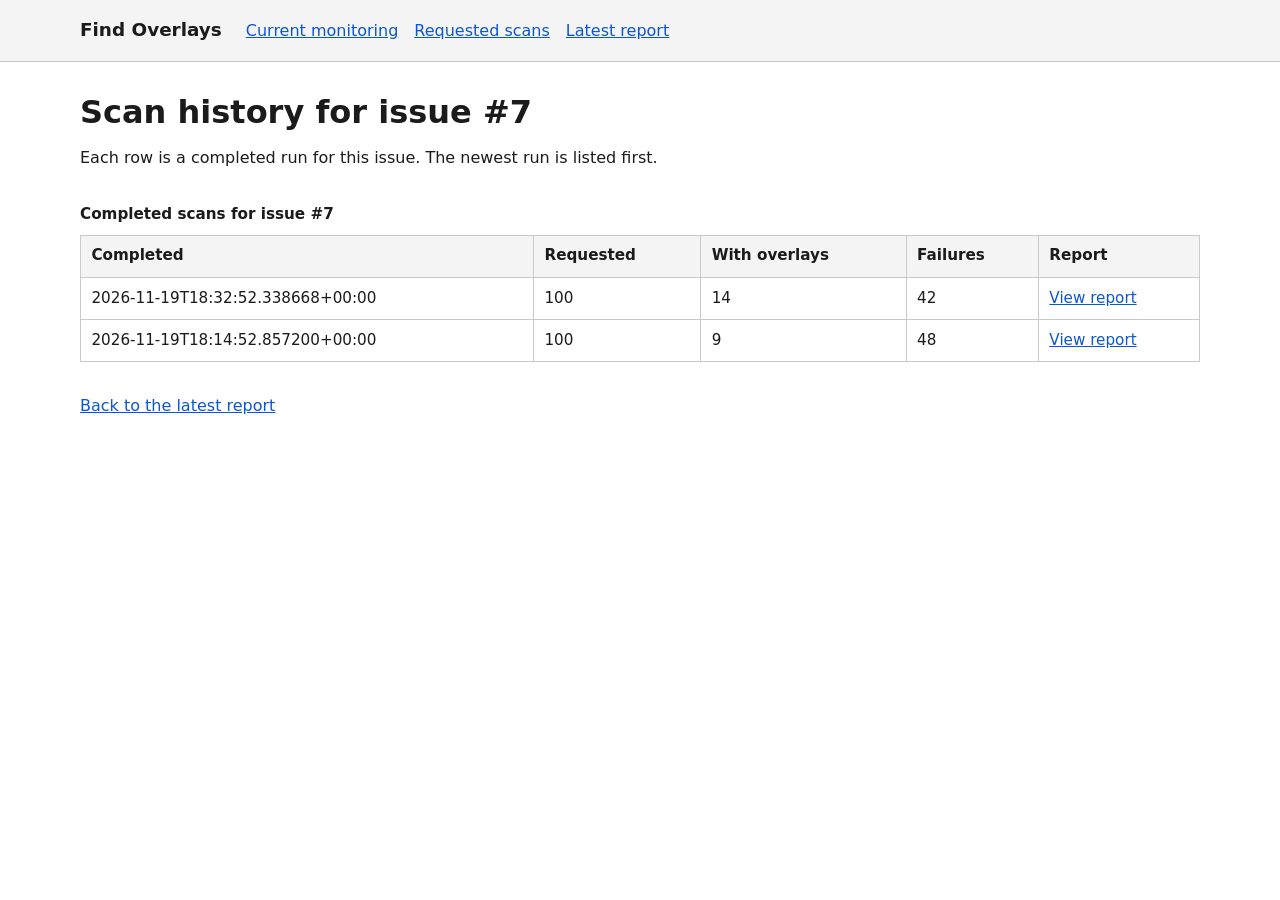
<file: site/reports/issues/issue-7/history.html>
<!doctype html>
<html lang="en">
<head>
  <meta charset="utf-8">
  <meta name="viewport" content="width=device-width, initial-scale=1">
  <title>Scan history for issue #7</title>
  <link rel="stylesheet" href="../../../styles.css">
</head>
<body>
  <a class="skip-link" href="#main">Skip to main content</a>
  <header class="site-header"><div class="wrap">
    <p class="brand">Find Overlays</p>
    <nav aria-label="Report"><ul>
      <li><a href="../../../index.html">Current monitoring</a></li>
      <li><a href="../../index.html">Requested scans</a></li>
      <li><a href="index.html">Latest report</a></li>
    </ul></nav>
  </div></header>
  <main id="main" class="wrap">
    <h1>Scan history for issue #7</h1>
    <p>Each row is a completed run for this issue. The newest run is listed first.</p>
    <div class="table-wrap" tabindex="0" role="region"
         aria-label="Scan history, scroll horizontally if needed">
      <table>
        <caption>Completed scans for issue #7</caption>
        <thead><tr>
          <th scope="col">Completed</th><th scope="col">Requested</th>
          <th scope="col">With overlays</th><th scope="col">Failures</th>
          <th scope="col">Report</th>
        </tr></thead>
        <tbody><tr><td>2026-11-19T18:32:52.338668+00:00</td><td>100</td><td>14</td><td>42</td><td><a href="2026-11-19T18-32-52Z/report.html">View report</a></td></tr><tr><td>2026-11-19T18:14:52.857200+00:00</td><td>100</td><td>9</td><td>48</td><td><a href="2026-11-19T18-14-52Z/report.html">View report</a></td></tr></tbody>
      </table>
    </div>
    <p><a href="index.html">Back to the latest report</a></p>
  </main>
</body>
</html>
</file>
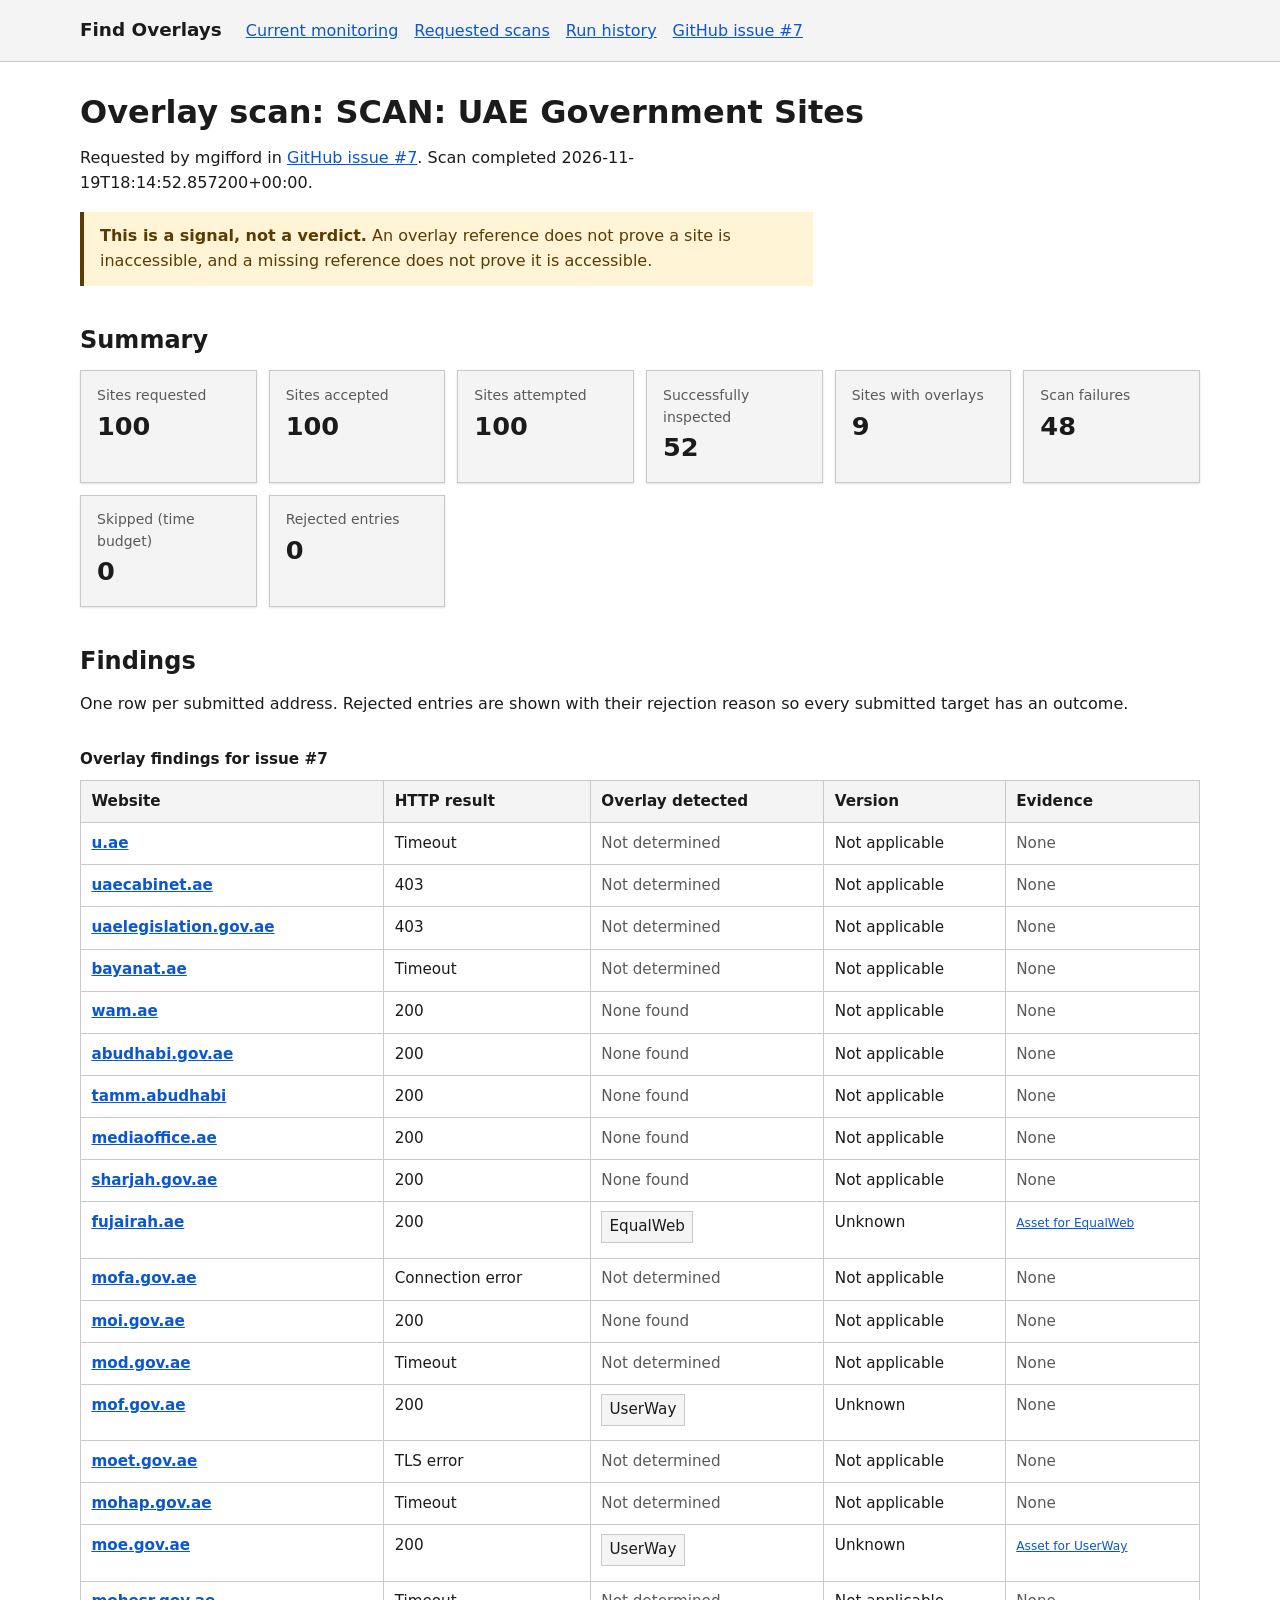
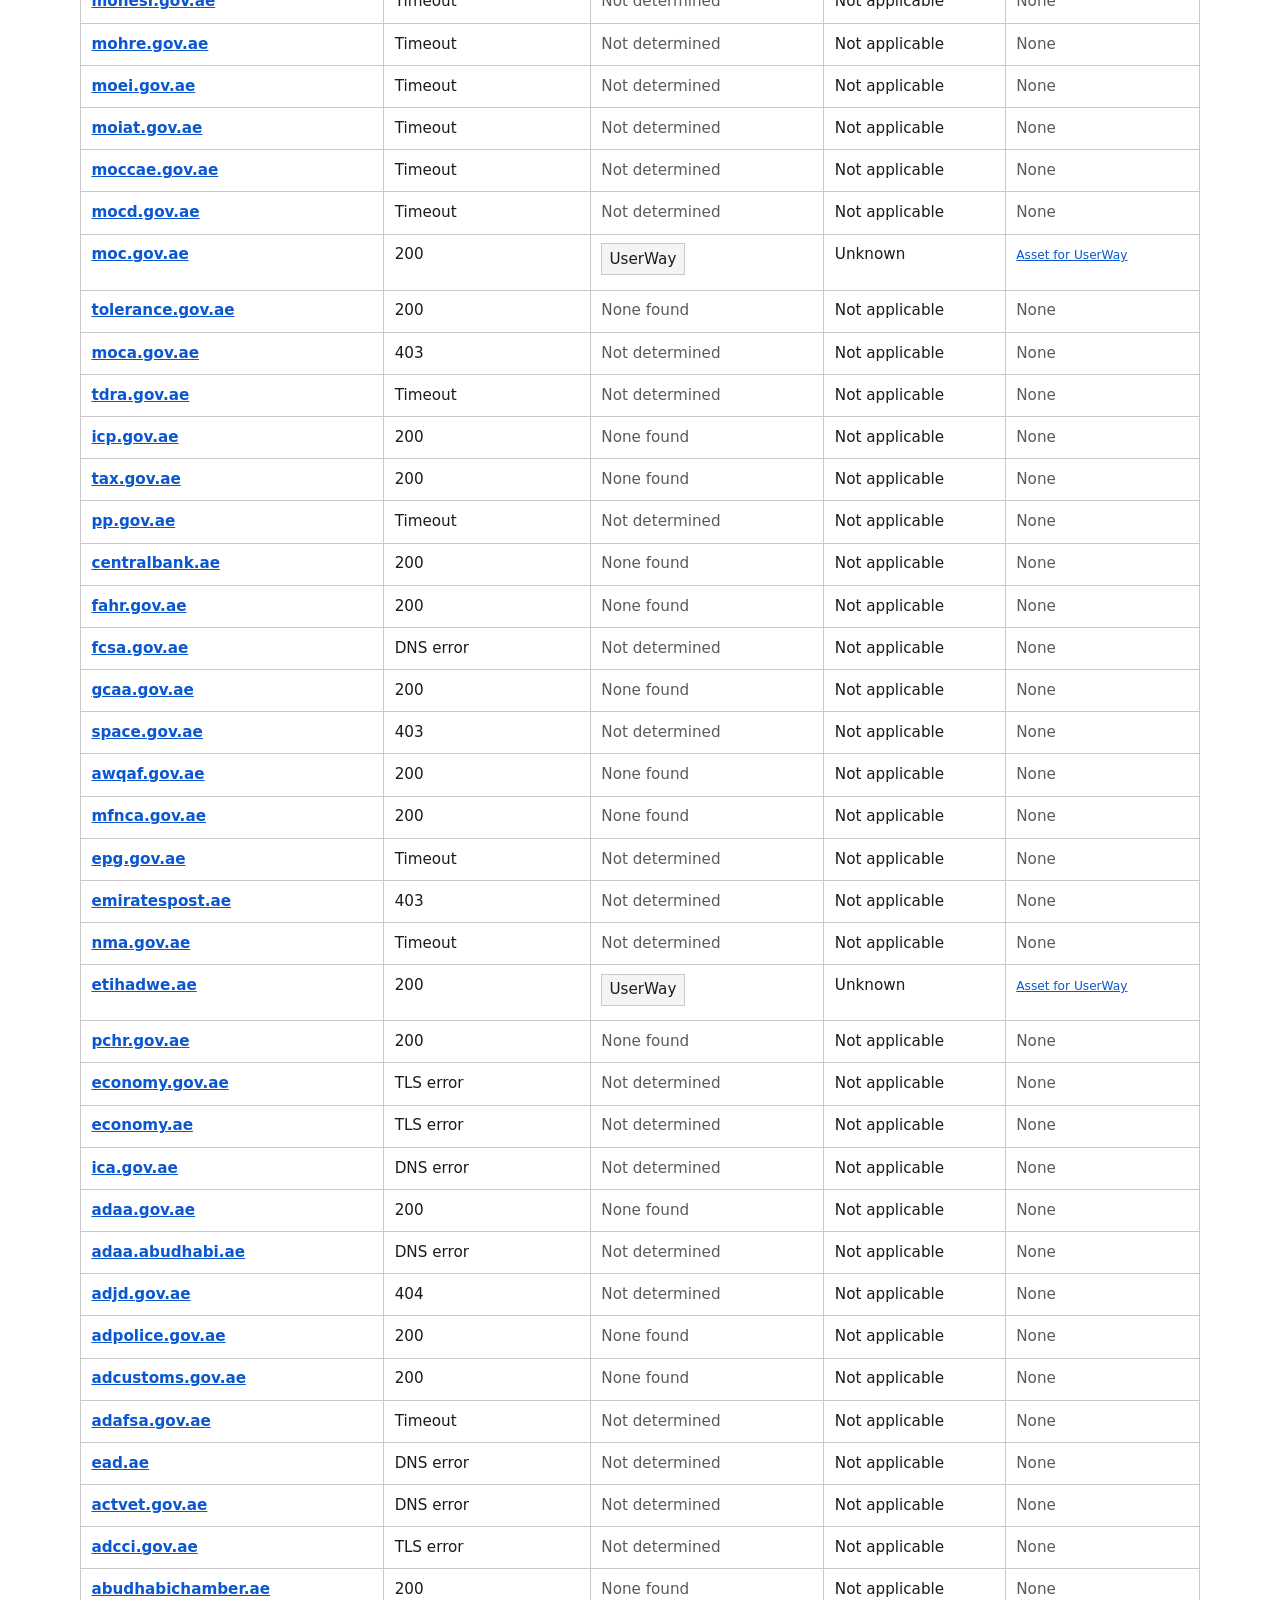
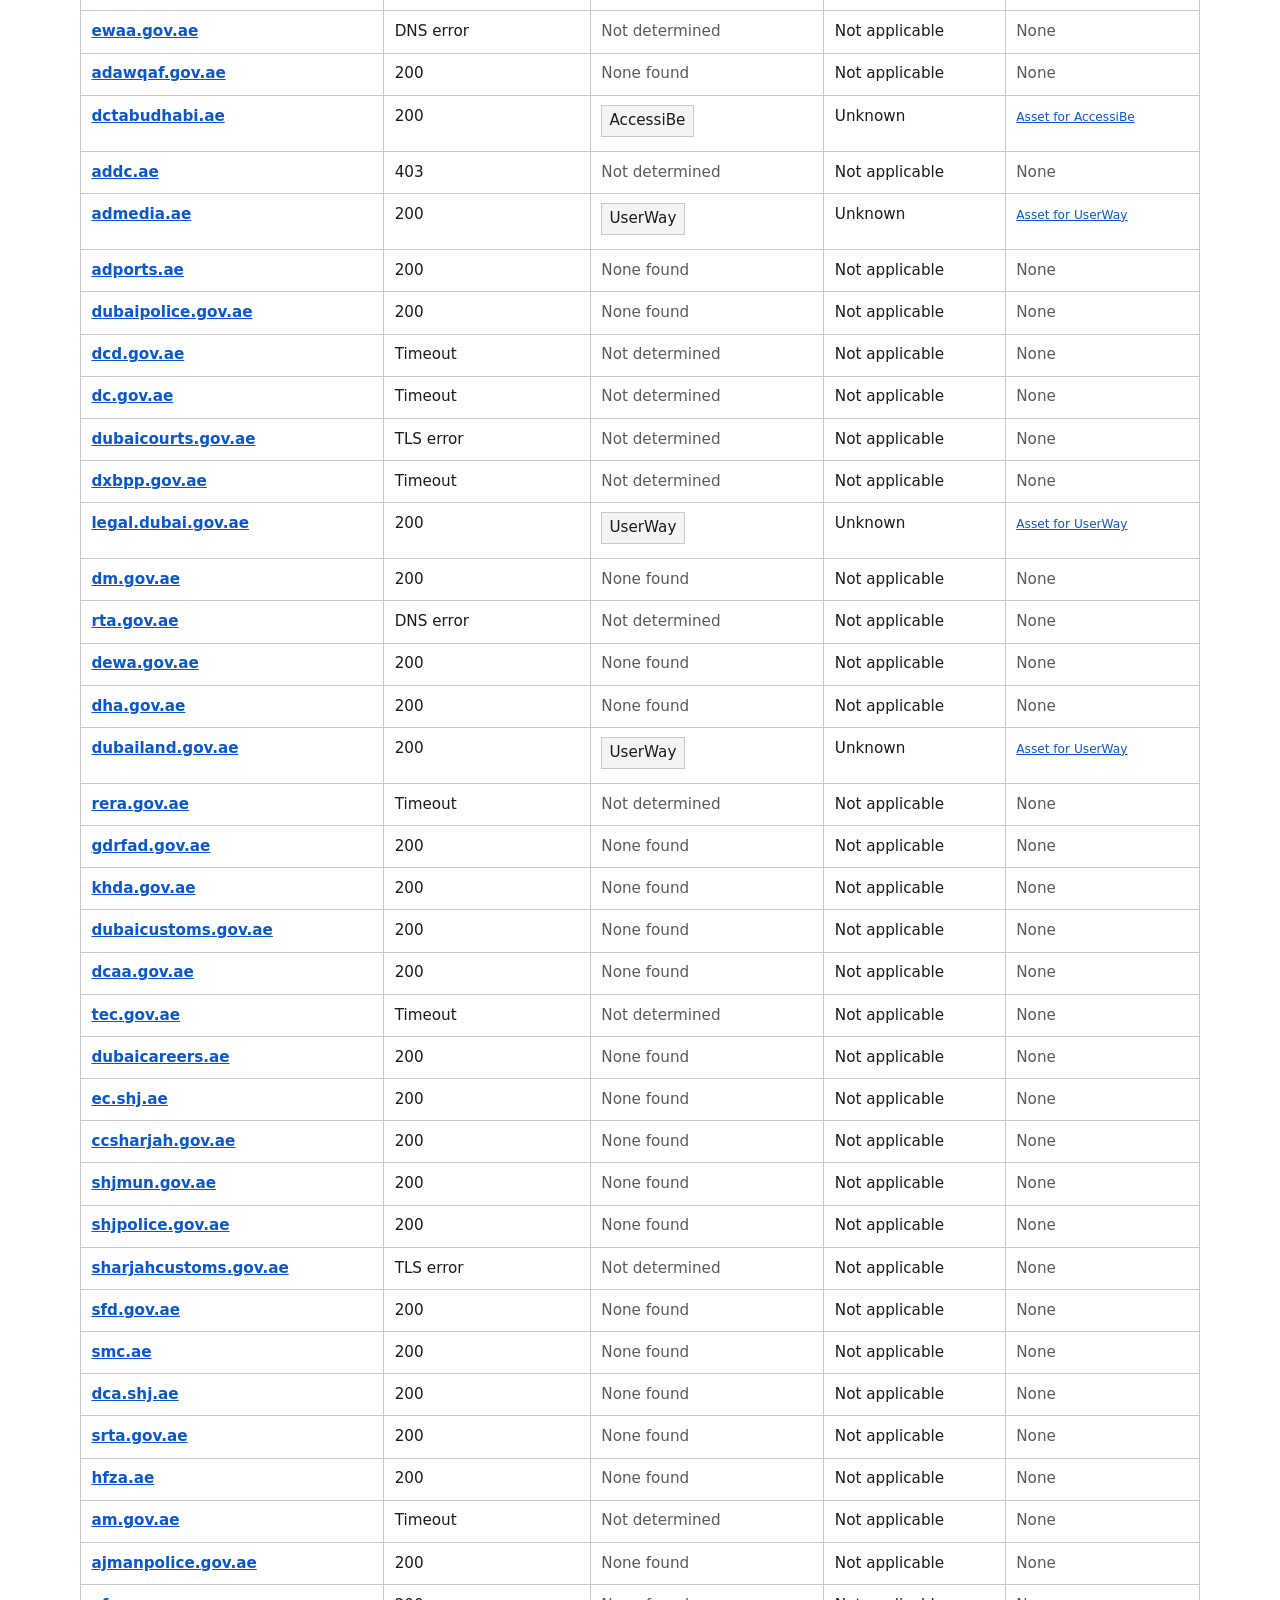
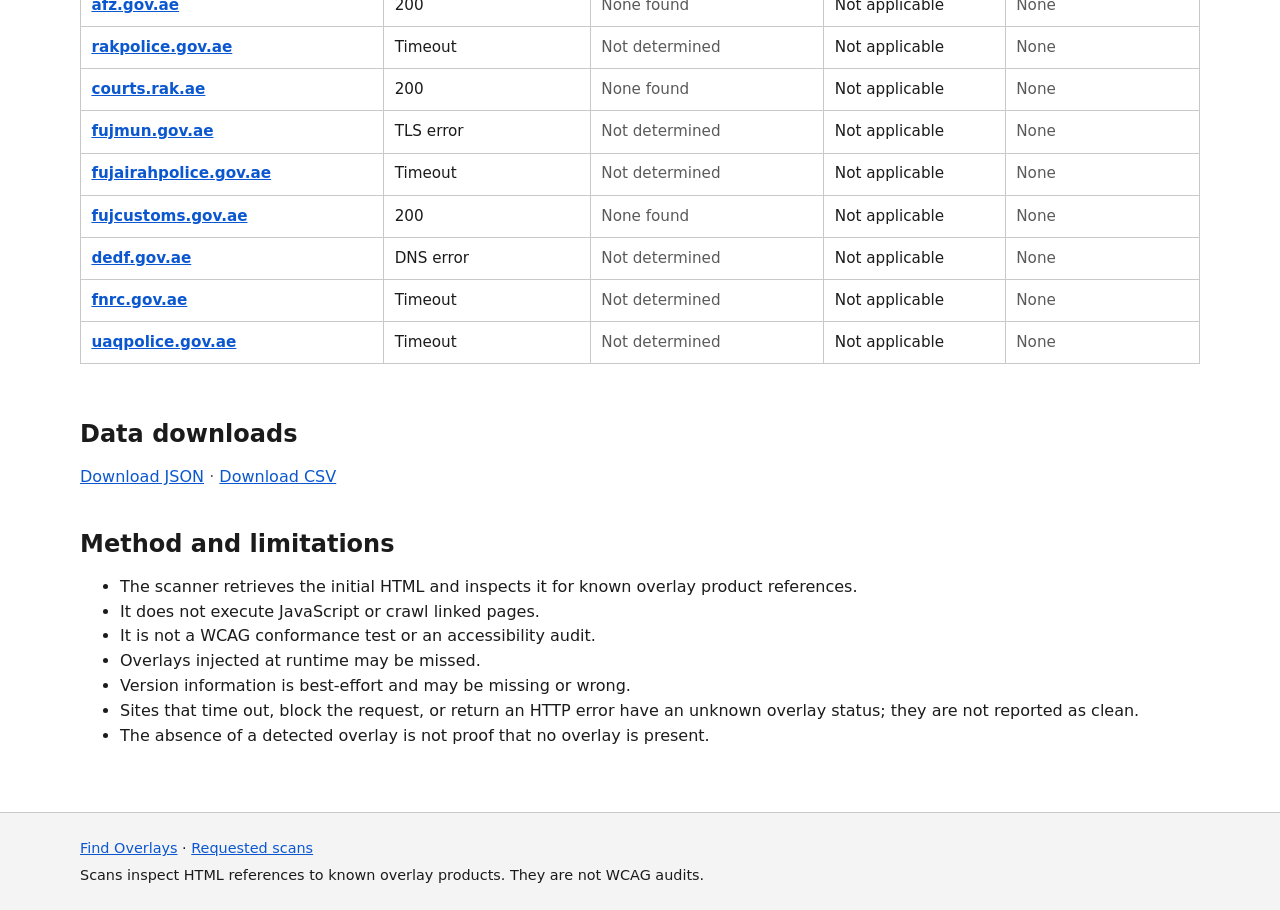
<file: site/reports/issues/issue-7/2026-11-19T18-14-52Z/report.html>
<!doctype html>
<html lang="en">
<head>
  <meta charset="utf-8">
  <meta name="viewport" content="width=device-width, initial-scale=1">
  <meta name="description" content="Overlay scan results for GitHub issue
    #7.">
  <title>Overlay scan: SCAN: UAE Government Sites</title>
  <link rel="stylesheet" href="../../../../styles.css">
</head>
<body>
  <a class="skip-link" href="#main">Skip to main content</a>
  <header class="site-header"><div class="wrap">
    <p class="brand">Find Overlays</p>
    <nav aria-label="Report"><ul>
      <li><a href="../../../../index.html">Current monitoring</a></li>
      <li><a href="../../../index.html">Requested scans</a></li>
      <li><a href="../index.html">Run history</a></li>
      <li><a href="https://github.com/mgifford/Find-Overlays/issues/7" rel="noopener noreferrer">GitHub issue #7</a></li>
    </ul></nav>
  </div></header>
  <main id="main" class="wrap">
    <h1>Overlay scan: SCAN: UAE Government Sites</h1>
    <p class="lede">
      Requested by mgifford in
      <a href="https://github.com/mgifford/Find-Overlays/issues/7" rel="noopener noreferrer">GitHub issue #7</a>. Scan completed
      <time datetime="2026-11-19T18:14:52.857200+00:00">
        2026-11-19T18:14:52.857200+00:00</time>.
    </p>
    <p class="notice"><strong>This is a signal, not a verdict.</strong> An overlay reference does not prove a site is inaccessible, and a missing reference does not prove it is accessible.</p>
    <section aria-labelledby="summary-heading">
      <h2 id="summary-heading">Summary</h2>
      <ul class="stats"><li class="stat"><span class="stat-label">Sites requested</span><strong class="stat-value">100</strong></li><li class="stat"><span class="stat-label">Sites accepted</span><strong class="stat-value">100</strong></li><li class="stat"><span class="stat-label">Sites attempted</span><strong class="stat-value">100</strong></li><li class="stat"><span class="stat-label">Successfully inspected</span><strong class="stat-value">52</strong></li><li class="stat"><span class="stat-label">Sites with overlays</span><strong class="stat-value">9</strong></li><li class="stat"><span class="stat-label">Scan failures</span><strong class="stat-value">48</strong></li><li class="stat"><span class="stat-label">Skipped (time budget)</span><strong class="stat-value">0</strong></li><li class="stat"><span class="stat-label">Rejected entries</span><strong class="stat-value">0</strong></li></ul>
      
    </section>
    <section aria-labelledby="findings-heading">
      <h2 id="findings-heading">Findings</h2>
      <p>One row per submitted address. Rejected entries are shown with their
        rejection reason so every submitted target has an outcome.</p>
      <div class="table-wrap" tabindex="0" role="region" aria-label="Overlay findings for this scan, scroll horizontally if needed"><table><caption>Overlay findings for issue #7</caption><thead><tr><th scope="col">Website</th><th scope="col">HTTP result</th><th scope="col">Overlay detected</th><th scope="col">Version</th><th scope="col">Evidence</th></tr></thead><tbody><tr><th scope="row"><a href="https://u.ae" rel="noopener noreferrer">u.ae</a></th><td>Timeout</td><td><span class="none">Not determined</span></td><td>Not applicable</td><td><span class="none">None</span></td></tr><tr><th scope="row"><a href="https://uaecabinet.ae" rel="noopener noreferrer">uaecabinet.ae</a></th><td>403</td><td><span class="none">Not determined</span></td><td>Not applicable</td><td><span class="none">None</span></td></tr><tr><th scope="row"><a href="https://uaelegislation.gov.ae" rel="noopener noreferrer">uaelegislation.gov.ae</a></th><td>403</td><td><span class="none">Not determined</span></td><td>Not applicable</td><td><span class="none">None</span></td></tr><tr><th scope="row"><a href="https://bayanat.ae" rel="noopener noreferrer">bayanat.ae</a></th><td>Timeout</td><td><span class="none">Not determined</span></td><td>Not applicable</td><td><span class="none">None</span></td></tr><tr><th scope="row"><a href="https://wam.ae" rel="noopener noreferrer">wam.ae</a></th><td>200</td><td><span class="none">None found</span></td><td>Not applicable</td><td><span class="none">None</span></td></tr><tr><th scope="row"><a href="https://abudhabi.gov.ae" rel="noopener noreferrer">abudhabi.gov.ae</a></th><td>200</td><td><span class="none">None found</span></td><td>Not applicable</td><td><span class="none">None</span></td></tr><tr><th scope="row"><a href="https://tamm.abudhabi" rel="noopener noreferrer">tamm.abudhabi</a></th><td>200</td><td><span class="none">None found</span></td><td>Not applicable</td><td><span class="none">None</span></td></tr><tr><th scope="row"><a href="https://mediaoffice.ae" rel="noopener noreferrer">mediaoffice.ae</a></th><td>200</td><td><span class="none">None found</span></td><td>Not applicable</td><td><span class="none">None</span></td></tr><tr><th scope="row"><a href="https://sharjah.gov.ae" rel="noopener noreferrer">sharjah.gov.ae</a></th><td>200</td><td><span class="none">None found</span></td><td>Not applicable</td><td><span class="none">None</span></td></tr><tr><th scope="row"><a href="https://fujairah.ae" rel="noopener noreferrer">fujairah.ae</a></th><td>200</td><td><span class="overlay">EqualWeb</span></td><td>Unknown</td><td><a class="evidence" href="https://cdn.equalweb.com/" rel="noopener noreferrer">Asset for EqualWeb</a></td></tr><tr><th scope="row"><a href="https://mofa.gov.ae" rel="noopener noreferrer">mofa.gov.ae</a></th><td>Connection error</td><td><span class="none">Not determined</span></td><td>Not applicable</td><td><span class="none">None</span></td></tr><tr><th scope="row"><a href="https://moi.gov.ae" rel="noopener noreferrer">moi.gov.ae</a></th><td>200</td><td><span class="none">None found</span></td><td>Not applicable</td><td><span class="none">None</span></td></tr><tr><th scope="row"><a href="https://mod.gov.ae" rel="noopener noreferrer">mod.gov.ae</a></th><td>Timeout</td><td><span class="none">Not determined</span></td><td>Not applicable</td><td><span class="none">None</span></td></tr><tr><th scope="row"><a href="https://mof.gov.ae" rel="noopener noreferrer">mof.gov.ae</a></th><td>200</td><td><span class="overlay">UserWay</span></td><td>Unknown</td><td><span class="none">None</span></td></tr><tr><th scope="row"><a href="https://moet.gov.ae" rel="noopener noreferrer">moet.gov.ae</a></th><td>TLS error</td><td><span class="none">Not determined</span></td><td>Not applicable</td><td><span class="none">None</span></td></tr><tr><th scope="row"><a href="https://mohap.gov.ae" rel="noopener noreferrer">mohap.gov.ae</a></th><td>Timeout</td><td><span class="none">Not determined</span></td><td>Not applicable</td><td><span class="none">None</span></td></tr><tr><th scope="row"><a href="https://moe.gov.ae" rel="noopener noreferrer">moe.gov.ae</a></th><td>200</td><td><span class="overlay">UserWay</span></td><td>Unknown</td><td><a class="evidence" href="https://cdn.userway.org/widget.js" rel="noopener noreferrer">Asset for UserWay</a></td></tr><tr><th scope="row"><a href="https://mohesr.gov.ae" rel="noopener noreferrer">mohesr.gov.ae</a></th><td>Timeout</td><td><span class="none">Not determined</span></td><td>Not applicable</td><td><span class="none">None</span></td></tr><tr><th scope="row"><a href="https://mohre.gov.ae" rel="noopener noreferrer">mohre.gov.ae</a></th><td>Timeout</td><td><span class="none">Not determined</span></td><td>Not applicable</td><td><span class="none">None</span></td></tr><tr><th scope="row"><a href="https://moei.gov.ae" rel="noopener noreferrer">moei.gov.ae</a></th><td>Timeout</td><td><span class="none">Not determined</span></td><td>Not applicable</td><td><span class="none">None</span></td></tr><tr><th scope="row"><a href="https://moiat.gov.ae" rel="noopener noreferrer">moiat.gov.ae</a></th><td>Timeout</td><td><span class="none">Not determined</span></td><td>Not applicable</td><td><span class="none">None</span></td></tr><tr><th scope="row"><a href="https://moccae.gov.ae" rel="noopener noreferrer">moccae.gov.ae</a></th><td>Timeout</td><td><span class="none">Not determined</span></td><td>Not applicable</td><td><span class="none">None</span></td></tr><tr><th scope="row"><a href="https://mocd.gov.ae" rel="noopener noreferrer">mocd.gov.ae</a></th><td>Timeout</td><td><span class="none">Not determined</span></td><td>Not applicable</td><td><span class="none">None</span></td></tr><tr><th scope="row"><a href="https://moc.gov.ae" rel="noopener noreferrer">moc.gov.ae</a></th><td>200</td><td><span class="overlay">UserWay</span></td><td>Unknown</td><td><a class="evidence" href="https://userway.org" rel="noopener noreferrer">Asset for UserWay</a></td></tr><tr><th scope="row"><a href="https://tolerance.gov.ae" rel="noopener noreferrer">tolerance.gov.ae</a></th><td>200</td><td><span class="none">None found</span></td><td>Not applicable</td><td><span class="none">None</span></td></tr><tr><th scope="row"><a href="https://moca.gov.ae" rel="noopener noreferrer">moca.gov.ae</a></th><td>403</td><td><span class="none">Not determined</span></td><td>Not applicable</td><td><span class="none">None</span></td></tr><tr><th scope="row"><a href="https://tdra.gov.ae" rel="noopener noreferrer">tdra.gov.ae</a></th><td>Timeout</td><td><span class="none">Not determined</span></td><td>Not applicable</td><td><span class="none">None</span></td></tr><tr><th scope="row"><a href="https://icp.gov.ae" rel="noopener noreferrer">icp.gov.ae</a></th><td>200</td><td><span class="none">None found</span></td><td>Not applicable</td><td><span class="none">None</span></td></tr><tr><th scope="row"><a href="https://tax.gov.ae" rel="noopener noreferrer">tax.gov.ae</a></th><td>200</td><td><span class="none">None found</span></td><td>Not applicable</td><td><span class="none">None</span></td></tr><tr><th scope="row"><a href="https://pp.gov.ae" rel="noopener noreferrer">pp.gov.ae</a></th><td>Timeout</td><td><span class="none">Not determined</span></td><td>Not applicable</td><td><span class="none">None</span></td></tr><tr><th scope="row"><a href="https://centralbank.ae" rel="noopener noreferrer">centralbank.ae</a></th><td>200</td><td><span class="none">None found</span></td><td>Not applicable</td><td><span class="none">None</span></td></tr><tr><th scope="row"><a href="https://fahr.gov.ae" rel="noopener noreferrer">fahr.gov.ae</a></th><td>200</td><td><span class="none">None found</span></td><td>Not applicable</td><td><span class="none">None</span></td></tr><tr><th scope="row"><a href="https://fcsa.gov.ae" rel="noopener noreferrer">fcsa.gov.ae</a></th><td>DNS error</td><td><span class="none">Not determined</span></td><td>Not applicable</td><td><span class="none">None</span></td></tr><tr><th scope="row"><a href="https://gcaa.gov.ae" rel="noopener noreferrer">gcaa.gov.ae</a></th><td>200</td><td><span class="none">None found</span></td><td>Not applicable</td><td><span class="none">None</span></td></tr><tr><th scope="row"><a href="https://space.gov.ae" rel="noopener noreferrer">space.gov.ae</a></th><td>403</td><td><span class="none">Not determined</span></td><td>Not applicable</td><td><span class="none">None</span></td></tr><tr><th scope="row"><a href="https://awqaf.gov.ae" rel="noopener noreferrer">awqaf.gov.ae</a></th><td>200</td><td><span class="none">None found</span></td><td>Not applicable</td><td><span class="none">None</span></td></tr><tr><th scope="row"><a href="https://mfnca.gov.ae" rel="noopener noreferrer">mfnca.gov.ae</a></th><td>200</td><td><span class="none">None found</span></td><td>Not applicable</td><td><span class="none">None</span></td></tr><tr><th scope="row"><a href="https://epg.gov.ae" rel="noopener noreferrer">epg.gov.ae</a></th><td>Timeout</td><td><span class="none">Not determined</span></td><td>Not applicable</td><td><span class="none">None</span></td></tr><tr><th scope="row"><a href="https://emiratespost.ae" rel="noopener noreferrer">emiratespost.ae</a></th><td>403</td><td><span class="none">Not determined</span></td><td>Not applicable</td><td><span class="none">None</span></td></tr><tr><th scope="row"><a href="https://nma.gov.ae" rel="noopener noreferrer">nma.gov.ae</a></th><td>Timeout</td><td><span class="none">Not determined</span></td><td>Not applicable</td><td><span class="none">None</span></td></tr><tr><th scope="row"><a href="https://etihadwe.ae" rel="noopener noreferrer">etihadwe.ae</a></th><td>200</td><td><span class="overlay">UserWay</span></td><td>Unknown</td><td><a class="evidence" href="https://cdn.userway.org/widget.js" rel="noopener noreferrer">Asset for UserWay</a></td></tr><tr><th scope="row"><a href="https://pchr.gov.ae" rel="noopener noreferrer">pchr.gov.ae</a></th><td>200</td><td><span class="none">None found</span></td><td>Not applicable</td><td><span class="none">None</span></td></tr><tr><th scope="row"><a href="https://economy.gov.ae" rel="noopener noreferrer">economy.gov.ae</a></th><td>TLS error</td><td><span class="none">Not determined</span></td><td>Not applicable</td><td><span class="none">None</span></td></tr><tr><th scope="row"><a href="https://economy.ae" rel="noopener noreferrer">economy.ae</a></th><td>TLS error</td><td><span class="none">Not determined</span></td><td>Not applicable</td><td><span class="none">None</span></td></tr><tr><th scope="row"><a href="https://ica.gov.ae" rel="noopener noreferrer">ica.gov.ae</a></th><td>DNS error</td><td><span class="none">Not determined</span></td><td>Not applicable</td><td><span class="none">None</span></td></tr><tr><th scope="row"><a href="https://adaa.gov.ae" rel="noopener noreferrer">adaa.gov.ae</a></th><td>200</td><td><span class="none">None found</span></td><td>Not applicable</td><td><span class="none">None</span></td></tr><tr><th scope="row"><a href="https://adaa.abudhabi.ae" rel="noopener noreferrer">adaa.abudhabi.ae</a></th><td>DNS error</td><td><span class="none">Not determined</span></td><td>Not applicable</td><td><span class="none">None</span></td></tr><tr><th scope="row"><a href="https://adjd.gov.ae" rel="noopener noreferrer">adjd.gov.ae</a></th><td>404</td><td><span class="none">Not determined</span></td><td>Not applicable</td><td><span class="none">None</span></td></tr><tr><th scope="row"><a href="https://adpolice.gov.ae" rel="noopener noreferrer">adpolice.gov.ae</a></th><td>200</td><td><span class="none">None found</span></td><td>Not applicable</td><td><span class="none">None</span></td></tr><tr><th scope="row"><a href="https://adcustoms.gov.ae" rel="noopener noreferrer">adcustoms.gov.ae</a></th><td>200</td><td><span class="none">None found</span></td><td>Not applicable</td><td><span class="none">None</span></td></tr><tr><th scope="row"><a href="https://adafsa.gov.ae" rel="noopener noreferrer">adafsa.gov.ae</a></th><td>Timeout</td><td><span class="none">Not determined</span></td><td>Not applicable</td><td><span class="none">None</span></td></tr><tr><th scope="row"><a href="https://ead.ae" rel="noopener noreferrer">ead.ae</a></th><td>DNS error</td><td><span class="none">Not determined</span></td><td>Not applicable</td><td><span class="none">None</span></td></tr><tr><th scope="row"><a href="https://actvet.gov.ae" rel="noopener noreferrer">actvet.gov.ae</a></th><td>DNS error</td><td><span class="none">Not determined</span></td><td>Not applicable</td><td><span class="none">None</span></td></tr><tr><th scope="row"><a href="https://adcci.gov.ae" rel="noopener noreferrer">adcci.gov.ae</a></th><td>TLS error</td><td><span class="none">Not determined</span></td><td>Not applicable</td><td><span class="none">None</span></td></tr><tr><th scope="row"><a href="https://abudhabichamber.ae" rel="noopener noreferrer">abudhabichamber.ae</a></th><td>200</td><td><span class="none">None found</span></td><td>Not applicable</td><td><span class="none">None</span></td></tr><tr><th scope="row"><a href="https://ewaa.gov.ae" rel="noopener noreferrer">ewaa.gov.ae</a></th><td>DNS error</td><td><span class="none">Not determined</span></td><td>Not applicable</td><td><span class="none">None</span></td></tr><tr><th scope="row"><a href="https://adawqaf.gov.ae" rel="noopener noreferrer">adawqaf.gov.ae</a></th><td>200</td><td><span class="none">None found</span></td><td>Not applicable</td><td><span class="none">None</span></td></tr><tr><th scope="row"><a href="https://dctabudhabi.ae" rel="noopener noreferrer">dctabudhabi.ae</a></th><td>200</td><td><span class="overlay">AccessiBe</span></td><td>Unknown</td><td><a class="evidence" href="https://acsbapp.com/apps/app/dist/js/app.js" rel="noopener noreferrer">Asset for AccessiBe</a></td></tr><tr><th scope="row"><a href="https://addc.ae" rel="noopener noreferrer">addc.ae</a></th><td>403</td><td><span class="none">Not determined</span></td><td>Not applicable</td><td><span class="none">None</span></td></tr><tr><th scope="row"><a href="https://admedia.ae" rel="noopener noreferrer">admedia.ae</a></th><td>200</td><td><span class="overlay">UserWay</span></td><td>Unknown</td><td><a class="evidence" href="https://userway.org" rel="noopener noreferrer">Asset for UserWay</a></td></tr><tr><th scope="row"><a href="https://adports.ae" rel="noopener noreferrer">adports.ae</a></th><td>200</td><td><span class="none">None found</span></td><td>Not applicable</td><td><span class="none">None</span></td></tr><tr><th scope="row"><a href="https://dubaipolice.gov.ae" rel="noopener noreferrer">dubaipolice.gov.ae</a></th><td>200</td><td><span class="none">None found</span></td><td>Not applicable</td><td><span class="none">None</span></td></tr><tr><th scope="row"><a href="https://dcd.gov.ae" rel="noopener noreferrer">dcd.gov.ae</a></th><td>Timeout</td><td><span class="none">Not determined</span></td><td>Not applicable</td><td><span class="none">None</span></td></tr><tr><th scope="row"><a href="https://dc.gov.ae" rel="noopener noreferrer">dc.gov.ae</a></th><td>Timeout</td><td><span class="none">Not determined</span></td><td>Not applicable</td><td><span class="none">None</span></td></tr><tr><th scope="row"><a href="https://dubaicourts.gov.ae" rel="noopener noreferrer">dubaicourts.gov.ae</a></th><td>TLS error</td><td><span class="none">Not determined</span></td><td>Not applicable</td><td><span class="none">None</span></td></tr><tr><th scope="row"><a href="https://dxbpp.gov.ae" rel="noopener noreferrer">dxbpp.gov.ae</a></th><td>Timeout</td><td><span class="none">Not determined</span></td><td>Not applicable</td><td><span class="none">None</span></td></tr><tr><th scope="row"><a href="https://legal.dubai.gov.ae" rel="noopener noreferrer">legal.dubai.gov.ae</a></th><td>200</td><td><span class="overlay">UserWay</span></td><td>Unknown</td><td><a class="evidence" href="https://cdn.userway.org/widget.js" rel="noopener noreferrer">Asset for UserWay</a></td></tr><tr><th scope="row"><a href="https://dm.gov.ae" rel="noopener noreferrer">dm.gov.ae</a></th><td>200</td><td><span class="none">None found</span></td><td>Not applicable</td><td><span class="none">None</span></td></tr><tr><th scope="row"><a href="https://rta.gov.ae" rel="noopener noreferrer">rta.gov.ae</a></th><td>DNS error</td><td><span class="none">Not determined</span></td><td>Not applicable</td><td><span class="none">None</span></td></tr><tr><th scope="row"><a href="https://dewa.gov.ae" rel="noopener noreferrer">dewa.gov.ae</a></th><td>200</td><td><span class="none">None found</span></td><td>Not applicable</td><td><span class="none">None</span></td></tr><tr><th scope="row"><a href="https://dha.gov.ae" rel="noopener noreferrer">dha.gov.ae</a></th><td>200</td><td><span class="none">None found</span></td><td>Not applicable</td><td><span class="none">None</span></td></tr><tr><th scope="row"><a href="https://dubailand.gov.ae" rel="noopener noreferrer">dubailand.gov.ae</a></th><td>200</td><td><span class="overlay">UserWay</span></td><td>Unknown</td><td><a class="evidence" href="https://cdn.userway.org/widget.js" rel="noopener noreferrer">Asset for UserWay</a></td></tr><tr><th scope="row"><a href="https://rera.gov.ae" rel="noopener noreferrer">rera.gov.ae</a></th><td>Timeout</td><td><span class="none">Not determined</span></td><td>Not applicable</td><td><span class="none">None</span></td></tr><tr><th scope="row"><a href="https://gdrfad.gov.ae" rel="noopener noreferrer">gdrfad.gov.ae</a></th><td>200</td><td><span class="none">None found</span></td><td>Not applicable</td><td><span class="none">None</span></td></tr><tr><th scope="row"><a href="https://khda.gov.ae" rel="noopener noreferrer">khda.gov.ae</a></th><td>200</td><td><span class="none">None found</span></td><td>Not applicable</td><td><span class="none">None</span></td></tr><tr><th scope="row"><a href="https://dubaicustoms.gov.ae" rel="noopener noreferrer">dubaicustoms.gov.ae</a></th><td>200</td><td><span class="none">None found</span></td><td>Not applicable</td><td><span class="none">None</span></td></tr><tr><th scope="row"><a href="https://dcaa.gov.ae" rel="noopener noreferrer">dcaa.gov.ae</a></th><td>200</td><td><span class="none">None found</span></td><td>Not applicable</td><td><span class="none">None</span></td></tr><tr><th scope="row"><a href="https://tec.gov.ae" rel="noopener noreferrer">tec.gov.ae</a></th><td>Timeout</td><td><span class="none">Not determined</span></td><td>Not applicable</td><td><span class="none">None</span></td></tr><tr><th scope="row"><a href="https://dubaicareers.ae" rel="noopener noreferrer">dubaicareers.ae</a></th><td>200</td><td><span class="none">None found</span></td><td>Not applicable</td><td><span class="none">None</span></td></tr><tr><th scope="row"><a href="https://ec.shj.ae" rel="noopener noreferrer">ec.shj.ae</a></th><td>200</td><td><span class="none">None found</span></td><td>Not applicable</td><td><span class="none">None</span></td></tr><tr><th scope="row"><a href="https://ccsharjah.gov.ae" rel="noopener noreferrer">ccsharjah.gov.ae</a></th><td>200</td><td><span class="none">None found</span></td><td>Not applicable</td><td><span class="none">None</span></td></tr><tr><th scope="row"><a href="https://shjmun.gov.ae" rel="noopener noreferrer">shjmun.gov.ae</a></th><td>200</td><td><span class="none">None found</span></td><td>Not applicable</td><td><span class="none">None</span></td></tr><tr><th scope="row"><a href="https://shjpolice.gov.ae" rel="noopener noreferrer">shjpolice.gov.ae</a></th><td>200</td><td><span class="none">None found</span></td><td>Not applicable</td><td><span class="none">None</span></td></tr><tr><th scope="row"><a href="https://sharjahcustoms.gov.ae" rel="noopener noreferrer">sharjahcustoms.gov.ae</a></th><td>TLS error</td><td><span class="none">Not determined</span></td><td>Not applicable</td><td><span class="none">None</span></td></tr><tr><th scope="row"><a href="https://sfd.gov.ae" rel="noopener noreferrer">sfd.gov.ae</a></th><td>200</td><td><span class="none">None found</span></td><td>Not applicable</td><td><span class="none">None</span></td></tr><tr><th scope="row"><a href="https://smc.ae" rel="noopener noreferrer">smc.ae</a></th><td>200</td><td><span class="none">None found</span></td><td>Not applicable</td><td><span class="none">None</span></td></tr><tr><th scope="row"><a href="https://dca.shj.ae" rel="noopener noreferrer">dca.shj.ae</a></th><td>200</td><td><span class="none">None found</span></td><td>Not applicable</td><td><span class="none">None</span></td></tr><tr><th scope="row"><a href="https://srta.gov.ae" rel="noopener noreferrer">srta.gov.ae</a></th><td>200</td><td><span class="none">None found</span></td><td>Not applicable</td><td><span class="none">None</span></td></tr><tr><th scope="row"><a href="https://hfza.ae" rel="noopener noreferrer">hfza.ae</a></th><td>200</td><td><span class="none">None found</span></td><td>Not applicable</td><td><span class="none">None</span></td></tr><tr><th scope="row"><a href="https://am.gov.ae" rel="noopener noreferrer">am.gov.ae</a></th><td>Timeout</td><td><span class="none">Not determined</span></td><td>Not applicable</td><td><span class="none">None</span></td></tr><tr><th scope="row"><a href="https://ajmanpolice.gov.ae" rel="noopener noreferrer">ajmanpolice.gov.ae</a></th><td>200</td><td><span class="none">None found</span></td><td>Not applicable</td><td><span class="none">None</span></td></tr><tr><th scope="row"><a href="https://afz.gov.ae" rel="noopener noreferrer">afz.gov.ae</a></th><td>200</td><td><span class="none">None found</span></td><td>Not applicable</td><td><span class="none">None</span></td></tr><tr><th scope="row"><a href="https://rakpolice.gov.ae" rel="noopener noreferrer">rakpolice.gov.ae</a></th><td>Timeout</td><td><span class="none">Not determined</span></td><td>Not applicable</td><td><span class="none">None</span></td></tr><tr><th scope="row"><a href="https://courts.rak.ae" rel="noopener noreferrer">courts.rak.ae</a></th><td>200</td><td><span class="none">None found</span></td><td>Not applicable</td><td><span class="none">None</span></td></tr><tr><th scope="row"><a href="https://fujmun.gov.ae" rel="noopener noreferrer">fujmun.gov.ae</a></th><td>TLS error</td><td><span class="none">Not determined</span></td><td>Not applicable</td><td><span class="none">None</span></td></tr><tr><th scope="row"><a href="https://fujairahpolice.gov.ae" rel="noopener noreferrer">fujairahpolice.gov.ae</a></th><td>Timeout</td><td><span class="none">Not determined</span></td><td>Not applicable</td><td><span class="none">None</span></td></tr><tr><th scope="row"><a href="https://fujcustoms.gov.ae" rel="noopener noreferrer">fujcustoms.gov.ae</a></th><td>200</td><td><span class="none">None found</span></td><td>Not applicable</td><td><span class="none">None</span></td></tr><tr><th scope="row"><a href="https://dedf.gov.ae" rel="noopener noreferrer">dedf.gov.ae</a></th><td>DNS error</td><td><span class="none">Not determined</span></td><td>Not applicable</td><td><span class="none">None</span></td></tr><tr><th scope="row"><a href="https://fnrc.gov.ae" rel="noopener noreferrer">fnrc.gov.ae</a></th><td>Timeout</td><td><span class="none">Not determined</span></td><td>Not applicable</td><td><span class="none">None</span></td></tr><tr><th scope="row"><a href="https://uaqpolice.gov.ae" rel="noopener noreferrer">uaqpolice.gov.ae</a></th><td>Timeout</td><td><span class="none">Not determined</span></td><td>Not applicable</td><td><span class="none">None</span></td></tr></tbody></table></div>
    </section>
    <section aria-labelledby="data-heading">
      <h2 id="data-heading">Data downloads</h2>
      <p class="data-links">
        <a href="report.json">Download JSON</a> ·
        <a href="report.csv">Download CSV</a>
      </p>
    </section>
    <section aria-labelledby="method-heading"><h2 id="method-heading">Method and limitations</h2><ul><li>The scanner retrieves the initial HTML and inspects it for known overlay product references.</li><li>It does not execute JavaScript or crawl linked pages.</li><li>It is not a WCAG conformance test or an accessibility audit.</li><li>Overlays injected at runtime may be missed.</li><li>Version information is best-effort and may be missing or wrong.</li><li>Sites that time out, block the request, or return an HTTP error have an unknown overlay status; they are not reported as clean.</li><li>The absence of a detected overlay is not proof that no overlay is present.</li></ul></section>
  </main>
  <footer class="site-footer"><div class="wrap">
    <p><a href="../../../../index.html">Find Overlays</a> ·
    <a href="../../../index.html">Requested scans</a></p>
    <p>Scans inspect HTML references to known overlay products. They are not
    WCAG audits.</p>
  </div></footer>
</body>
</html>
</file>
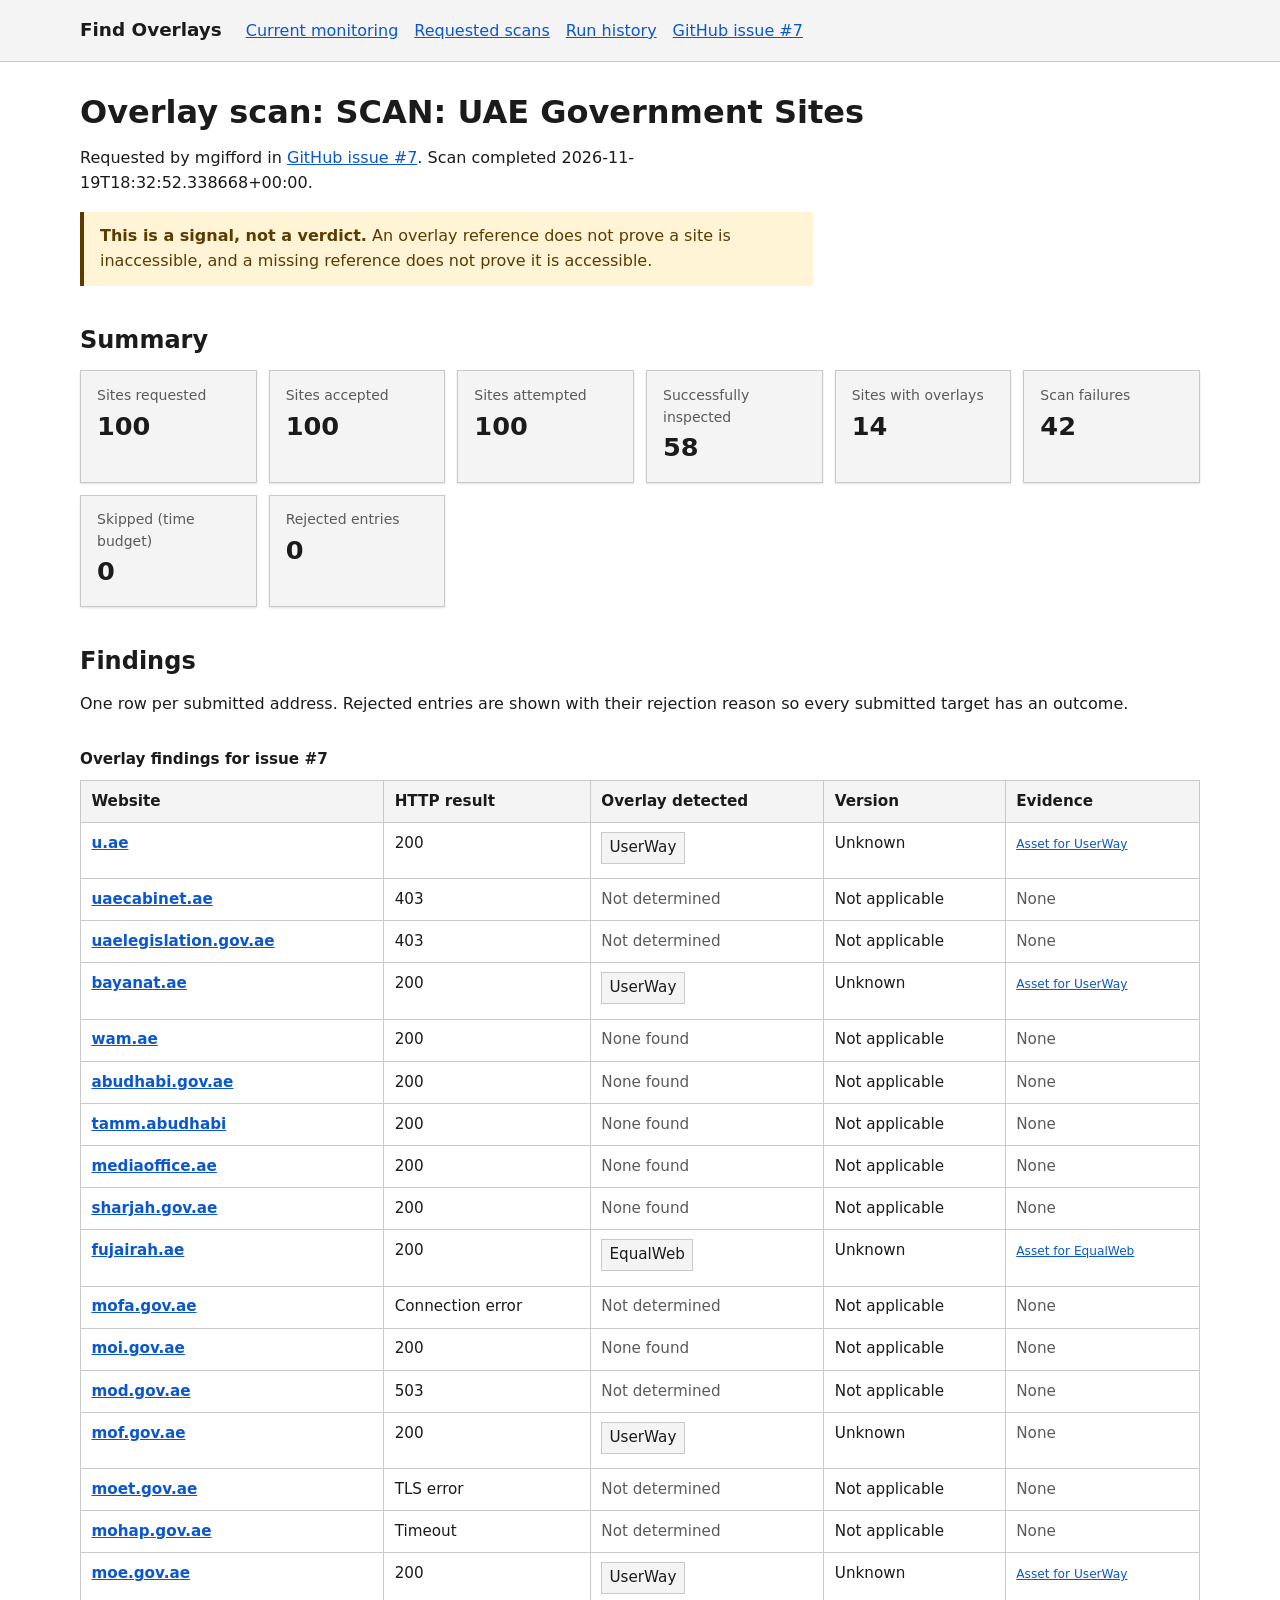
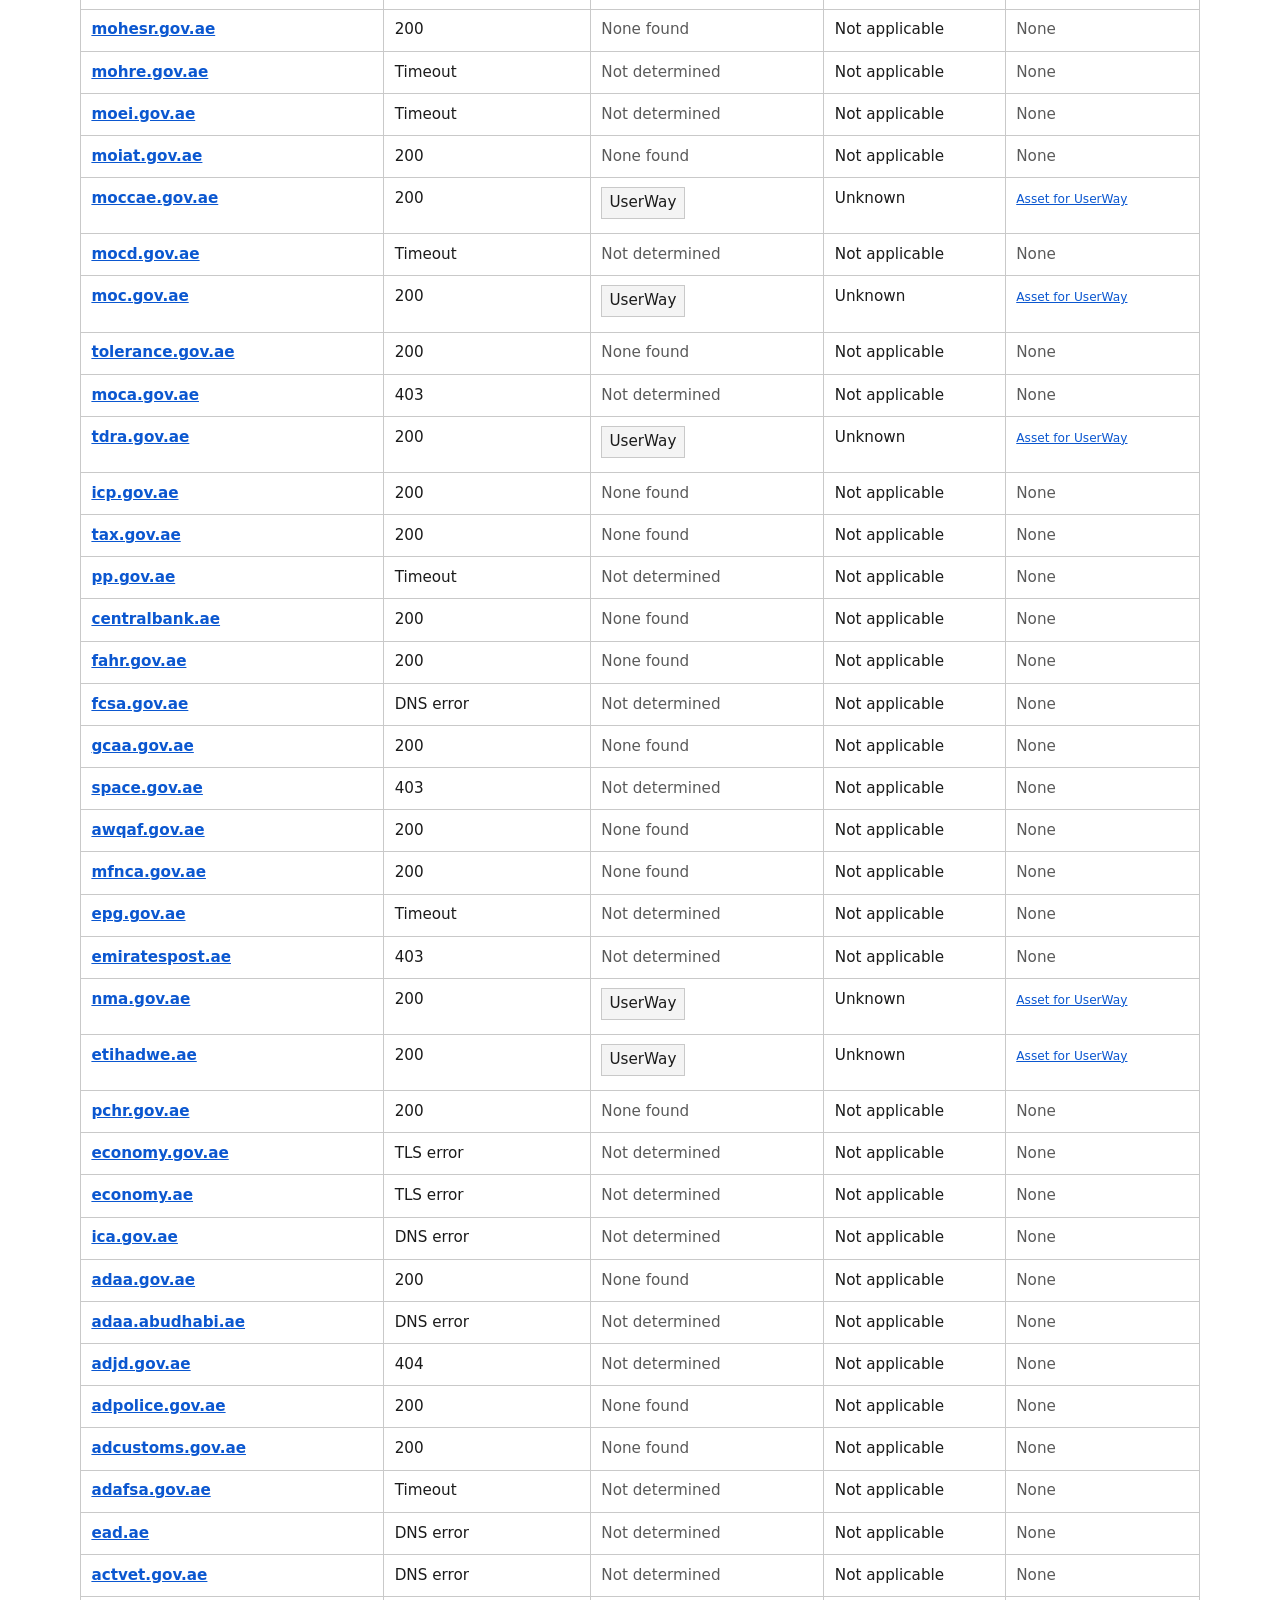
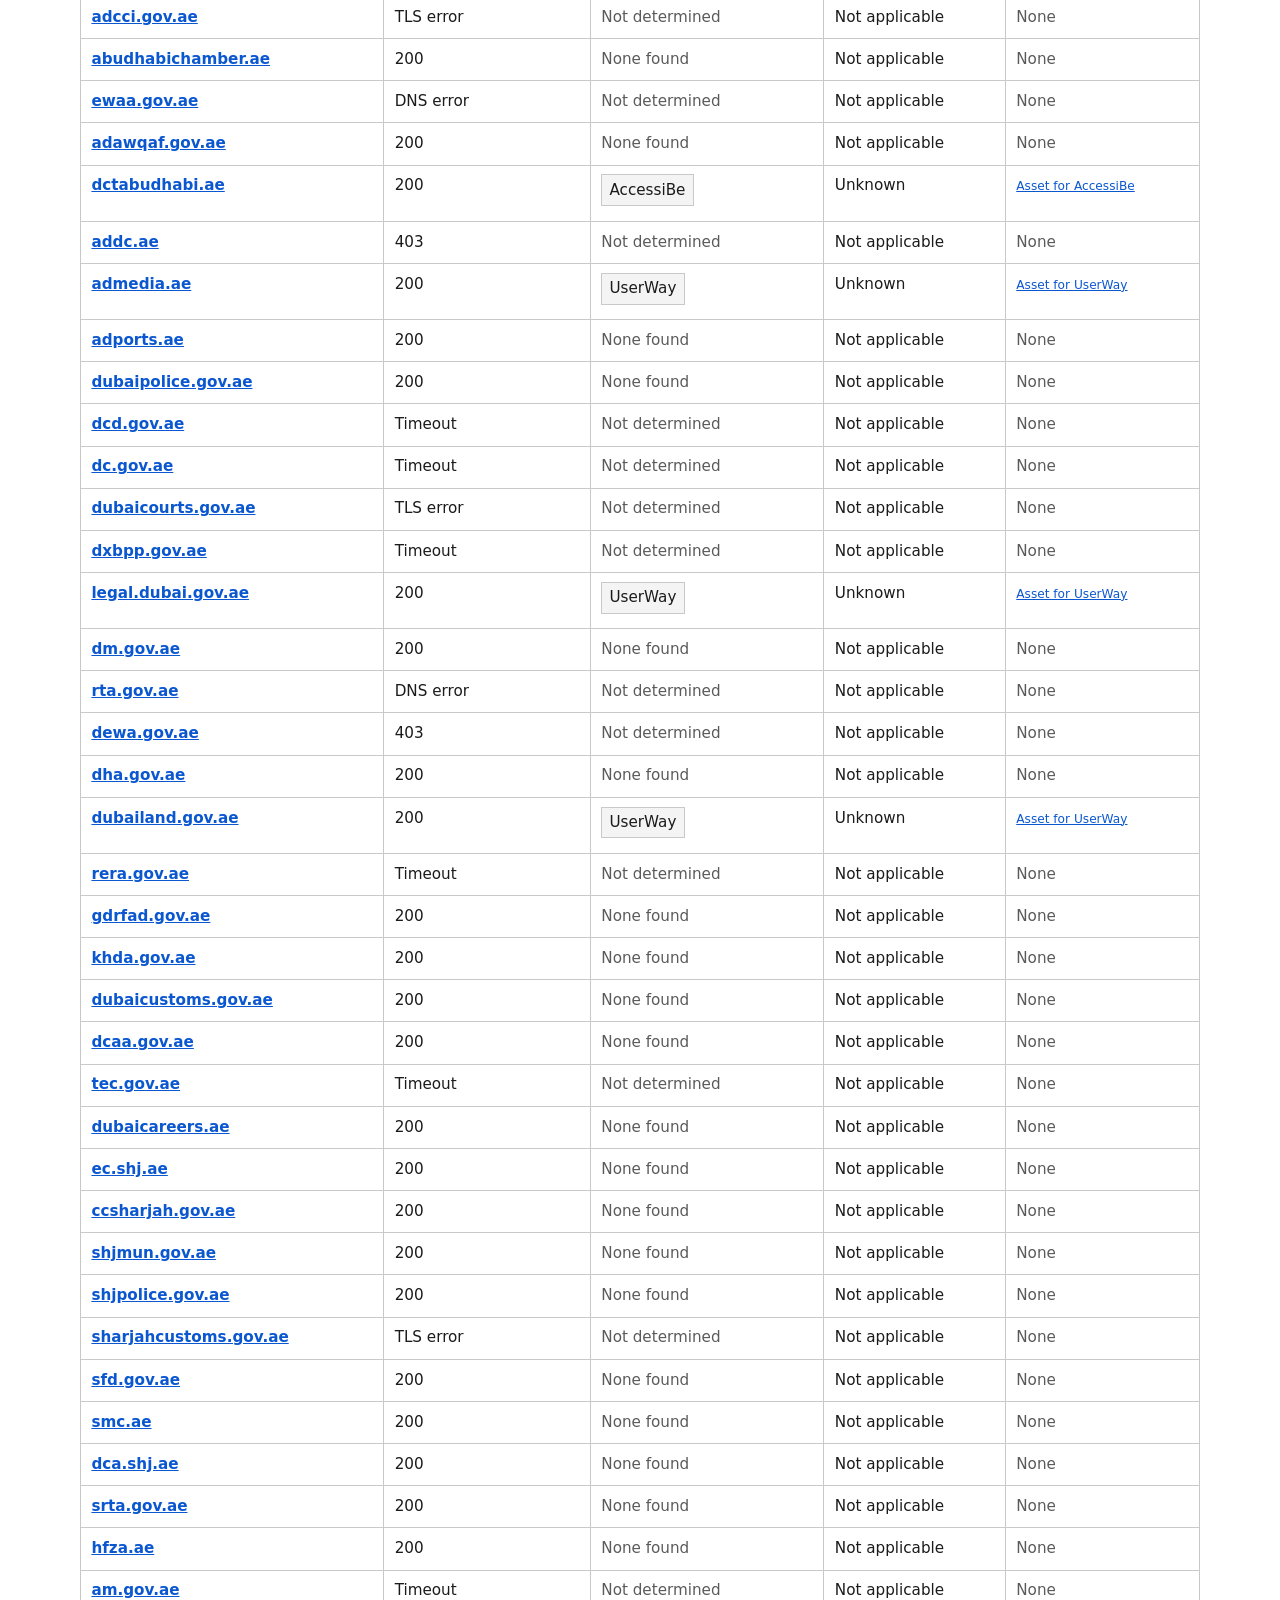
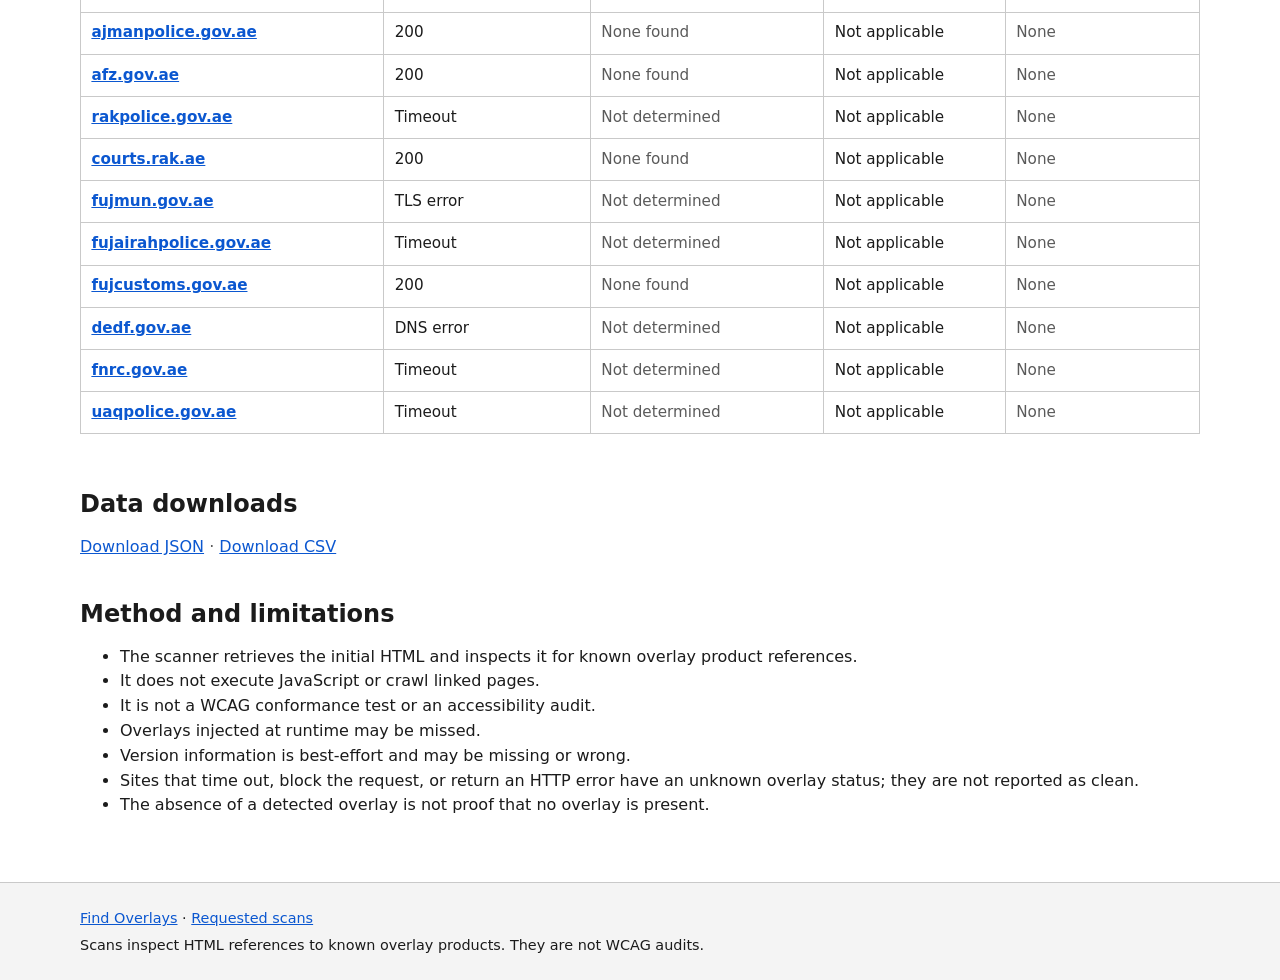
<file: site/reports/issues/issue-7/2026-11-19T18-32-52Z/report.html>
<!doctype html>
<html lang="en">
<head>
  <meta charset="utf-8">
  <meta name="viewport" content="width=device-width, initial-scale=1">
  <meta name="description" content="Overlay scan results for GitHub issue
    #7.">
  <title>Overlay scan: SCAN: UAE Government Sites</title>
  <link rel="stylesheet" href="../../../../styles.css">
</head>
<body>
  <a class="skip-link" href="#main">Skip to main content</a>
  <header class="site-header"><div class="wrap">
    <p class="brand">Find Overlays</p>
    <nav aria-label="Report"><ul>
      <li><a href="../../../../index.html">Current monitoring</a></li>
      <li><a href="../../../index.html">Requested scans</a></li>
      <li><a href="../index.html">Run history</a></li>
      <li><a href="https://github.com/mgifford/Find-Overlays/issues/7" rel="noopener noreferrer">GitHub issue #7</a></li>
    </ul></nav>
  </div></header>
  <main id="main" class="wrap">
    <h1>Overlay scan: SCAN: UAE Government Sites</h1>
    <p class="lede">
      Requested by mgifford in
      <a href="https://github.com/mgifford/Find-Overlays/issues/7" rel="noopener noreferrer">GitHub issue #7</a>. Scan completed
      <time datetime="2026-11-19T18:32:52.338668+00:00">
        2026-11-19T18:32:52.338668+00:00</time>.
    </p>
    <p class="notice"><strong>This is a signal, not a verdict.</strong> An overlay reference does not prove a site is inaccessible, and a missing reference does not prove it is accessible.</p>
    <section aria-labelledby="summary-heading">
      <h2 id="summary-heading">Summary</h2>
      <ul class="stats"><li class="stat"><span class="stat-label">Sites requested</span><strong class="stat-value">100</strong></li><li class="stat"><span class="stat-label">Sites accepted</span><strong class="stat-value">100</strong></li><li class="stat"><span class="stat-label">Sites attempted</span><strong class="stat-value">100</strong></li><li class="stat"><span class="stat-label">Successfully inspected</span><strong class="stat-value">58</strong></li><li class="stat"><span class="stat-label">Sites with overlays</span><strong class="stat-value">14</strong></li><li class="stat"><span class="stat-label">Scan failures</span><strong class="stat-value">42</strong></li><li class="stat"><span class="stat-label">Skipped (time budget)</span><strong class="stat-value">0</strong></li><li class="stat"><span class="stat-label">Rejected entries</span><strong class="stat-value">0</strong></li></ul>
      
    </section>
    <section aria-labelledby="findings-heading">
      <h2 id="findings-heading">Findings</h2>
      <p>One row per submitted address. Rejected entries are shown with their
        rejection reason so every submitted target has an outcome.</p>
      <div class="table-wrap" tabindex="0" role="region" aria-label="Overlay findings for this scan, scroll horizontally if needed"><table><caption>Overlay findings for issue #7</caption><thead><tr><th scope="col">Website</th><th scope="col">HTTP result</th><th scope="col">Overlay detected</th><th scope="col">Version</th><th scope="col">Evidence</th></tr></thead><tbody><tr><th scope="row"><a href="https://u.ae" rel="noopener noreferrer">u.ae</a></th><td>200</td><td><span class="overlay">UserWay</span></td><td>Unknown</td><td><a class="evidence" href="https://cdn.userway.org/widget.js?account=aE1O7PByYE" rel="noopener noreferrer">Asset for UserWay</a></td></tr><tr><th scope="row"><a href="https://uaecabinet.ae" rel="noopener noreferrer">uaecabinet.ae</a></th><td>403</td><td><span class="none">Not determined</span></td><td>Not applicable</td><td><span class="none">None</span></td></tr><tr><th scope="row"><a href="https://uaelegislation.gov.ae" rel="noopener noreferrer">uaelegislation.gov.ae</a></th><td>403</td><td><span class="none">Not determined</span></td><td>Not applicable</td><td><span class="none">None</span></td></tr><tr><th scope="row"><a href="https://bayanat.ae" rel="noopener noreferrer">bayanat.ae</a></th><td>200</td><td><span class="overlay">UserWay</span></td><td>Unknown</td><td><a class="evidence" href="https://cdn.userway.org/widget.js" rel="noopener noreferrer">Asset for UserWay</a></td></tr><tr><th scope="row"><a href="https://wam.ae" rel="noopener noreferrer">wam.ae</a></th><td>200</td><td><span class="none">None found</span></td><td>Not applicable</td><td><span class="none">None</span></td></tr><tr><th scope="row"><a href="https://abudhabi.gov.ae" rel="noopener noreferrer">abudhabi.gov.ae</a></th><td>200</td><td><span class="none">None found</span></td><td>Not applicable</td><td><span class="none">None</span></td></tr><tr><th scope="row"><a href="https://tamm.abudhabi" rel="noopener noreferrer">tamm.abudhabi</a></th><td>200</td><td><span class="none">None found</span></td><td>Not applicable</td><td><span class="none">None</span></td></tr><tr><th scope="row"><a href="https://mediaoffice.ae" rel="noopener noreferrer">mediaoffice.ae</a></th><td>200</td><td><span class="none">None found</span></td><td>Not applicable</td><td><span class="none">None</span></td></tr><tr><th scope="row"><a href="https://sharjah.gov.ae" rel="noopener noreferrer">sharjah.gov.ae</a></th><td>200</td><td><span class="none">None found</span></td><td>Not applicable</td><td><span class="none">None</span></td></tr><tr><th scope="row"><a href="https://fujairah.ae" rel="noopener noreferrer">fujairah.ae</a></th><td>200</td><td><span class="overlay">EqualWeb</span></td><td>Unknown</td><td><a class="evidence" href="https://cdn.equalweb.com/" rel="noopener noreferrer">Asset for EqualWeb</a></td></tr><tr><th scope="row"><a href="https://mofa.gov.ae" rel="noopener noreferrer">mofa.gov.ae</a></th><td>Connection error</td><td><span class="none">Not determined</span></td><td>Not applicable</td><td><span class="none">None</span></td></tr><tr><th scope="row"><a href="https://moi.gov.ae" rel="noopener noreferrer">moi.gov.ae</a></th><td>200</td><td><span class="none">None found</span></td><td>Not applicable</td><td><span class="none">None</span></td></tr><tr><th scope="row"><a href="https://mod.gov.ae" rel="noopener noreferrer">mod.gov.ae</a></th><td>503</td><td><span class="none">Not determined</span></td><td>Not applicable</td><td><span class="none">None</span></td></tr><tr><th scope="row"><a href="https://mof.gov.ae" rel="noopener noreferrer">mof.gov.ae</a></th><td>200</td><td><span class="overlay">UserWay</span></td><td>Unknown</td><td><span class="none">None</span></td></tr><tr><th scope="row"><a href="https://moet.gov.ae" rel="noopener noreferrer">moet.gov.ae</a></th><td>TLS error</td><td><span class="none">Not determined</span></td><td>Not applicable</td><td><span class="none">None</span></td></tr><tr><th scope="row"><a href="https://mohap.gov.ae" rel="noopener noreferrer">mohap.gov.ae</a></th><td>Timeout</td><td><span class="none">Not determined</span></td><td>Not applicable</td><td><span class="none">None</span></td></tr><tr><th scope="row"><a href="https://moe.gov.ae" rel="noopener noreferrer">moe.gov.ae</a></th><td>200</td><td><span class="overlay">UserWay</span></td><td>Unknown</td><td><a class="evidence" href="https://cdn.userway.org/widget.js" rel="noopener noreferrer">Asset for UserWay</a></td></tr><tr><th scope="row"><a href="https://mohesr.gov.ae" rel="noopener noreferrer">mohesr.gov.ae</a></th><td>200</td><td><span class="none">None found</span></td><td>Not applicable</td><td><span class="none">None</span></td></tr><tr><th scope="row"><a href="https://mohre.gov.ae" rel="noopener noreferrer">mohre.gov.ae</a></th><td>Timeout</td><td><span class="none">Not determined</span></td><td>Not applicable</td><td><span class="none">None</span></td></tr><tr><th scope="row"><a href="https://moei.gov.ae" rel="noopener noreferrer">moei.gov.ae</a></th><td>Timeout</td><td><span class="none">Not determined</span></td><td>Not applicable</td><td><span class="none">None</span></td></tr><tr><th scope="row"><a href="https://moiat.gov.ae" rel="noopener noreferrer">moiat.gov.ae</a></th><td>200</td><td><span class="none">None found</span></td><td>Not applicable</td><td><span class="none">None</span></td></tr><tr><th scope="row"><a href="https://moccae.gov.ae" rel="noopener noreferrer">moccae.gov.ae</a></th><td>200</td><td><span class="overlay">UserWay</span></td><td>Unknown</td><td><a class="evidence" href="https://cdn.userway.org/widget.js" rel="noopener noreferrer">Asset for UserWay</a></td></tr><tr><th scope="row"><a href="https://mocd.gov.ae" rel="noopener noreferrer">mocd.gov.ae</a></th><td>Timeout</td><td><span class="none">Not determined</span></td><td>Not applicable</td><td><span class="none">None</span></td></tr><tr><th scope="row"><a href="https://moc.gov.ae" rel="noopener noreferrer">moc.gov.ae</a></th><td>200</td><td><span class="overlay">UserWay</span></td><td>Unknown</td><td><a class="evidence" href="https://userway.org" rel="noopener noreferrer">Asset for UserWay</a></td></tr><tr><th scope="row"><a href="https://tolerance.gov.ae" rel="noopener noreferrer">tolerance.gov.ae</a></th><td>200</td><td><span class="none">None found</span></td><td>Not applicable</td><td><span class="none">None</span></td></tr><tr><th scope="row"><a href="https://moca.gov.ae" rel="noopener noreferrer">moca.gov.ae</a></th><td>403</td><td><span class="none">Not determined</span></td><td>Not applicable</td><td><span class="none">None</span></td></tr><tr><th scope="row"><a href="https://tdra.gov.ae" rel="noopener noreferrer">tdra.gov.ae</a></th><td>200</td><td><span class="overlay">UserWay</span></td><td>Unknown</td><td><a class="evidence" href="https://cdn.userway.org/widget.js" rel="noopener noreferrer">Asset for UserWay</a></td></tr><tr><th scope="row"><a href="https://icp.gov.ae" rel="noopener noreferrer">icp.gov.ae</a></th><td>200</td><td><span class="none">None found</span></td><td>Not applicable</td><td><span class="none">None</span></td></tr><tr><th scope="row"><a href="https://tax.gov.ae" rel="noopener noreferrer">tax.gov.ae</a></th><td>200</td><td><span class="none">None found</span></td><td>Not applicable</td><td><span class="none">None</span></td></tr><tr><th scope="row"><a href="https://pp.gov.ae" rel="noopener noreferrer">pp.gov.ae</a></th><td>Timeout</td><td><span class="none">Not determined</span></td><td>Not applicable</td><td><span class="none">None</span></td></tr><tr><th scope="row"><a href="https://centralbank.ae" rel="noopener noreferrer">centralbank.ae</a></th><td>200</td><td><span class="none">None found</span></td><td>Not applicable</td><td><span class="none">None</span></td></tr><tr><th scope="row"><a href="https://fahr.gov.ae" rel="noopener noreferrer">fahr.gov.ae</a></th><td>200</td><td><span class="none">None found</span></td><td>Not applicable</td><td><span class="none">None</span></td></tr><tr><th scope="row"><a href="https://fcsa.gov.ae" rel="noopener noreferrer">fcsa.gov.ae</a></th><td>DNS error</td><td><span class="none">Not determined</span></td><td>Not applicable</td><td><span class="none">None</span></td></tr><tr><th scope="row"><a href="https://gcaa.gov.ae" rel="noopener noreferrer">gcaa.gov.ae</a></th><td>200</td><td><span class="none">None found</span></td><td>Not applicable</td><td><span class="none">None</span></td></tr><tr><th scope="row"><a href="https://space.gov.ae" rel="noopener noreferrer">space.gov.ae</a></th><td>403</td><td><span class="none">Not determined</span></td><td>Not applicable</td><td><span class="none">None</span></td></tr><tr><th scope="row"><a href="https://awqaf.gov.ae" rel="noopener noreferrer">awqaf.gov.ae</a></th><td>200</td><td><span class="none">None found</span></td><td>Not applicable</td><td><span class="none">None</span></td></tr><tr><th scope="row"><a href="https://mfnca.gov.ae" rel="noopener noreferrer">mfnca.gov.ae</a></th><td>200</td><td><span class="none">None found</span></td><td>Not applicable</td><td><span class="none">None</span></td></tr><tr><th scope="row"><a href="https://epg.gov.ae" rel="noopener noreferrer">epg.gov.ae</a></th><td>Timeout</td><td><span class="none">Not determined</span></td><td>Not applicable</td><td><span class="none">None</span></td></tr><tr><th scope="row"><a href="https://emiratespost.ae" rel="noopener noreferrer">emiratespost.ae</a></th><td>403</td><td><span class="none">Not determined</span></td><td>Not applicable</td><td><span class="none">None</span></td></tr><tr><th scope="row"><a href="https://nma.gov.ae" rel="noopener noreferrer">nma.gov.ae</a></th><td>200</td><td><span class="overlay">UserWay</span></td><td>Unknown</td><td><a class="evidence" href="https://cdn.userway.org/widget.js" rel="noopener noreferrer">Asset for UserWay</a></td></tr><tr><th scope="row"><a href="https://etihadwe.ae" rel="noopener noreferrer">etihadwe.ae</a></th><td>200</td><td><span class="overlay">UserWay</span></td><td>Unknown</td><td><a class="evidence" href="https://cdn.userway.org/widget.js" rel="noopener noreferrer">Asset for UserWay</a></td></tr><tr><th scope="row"><a href="https://pchr.gov.ae" rel="noopener noreferrer">pchr.gov.ae</a></th><td>200</td><td><span class="none">None found</span></td><td>Not applicable</td><td><span class="none">None</span></td></tr><tr><th scope="row"><a href="https://economy.gov.ae" rel="noopener noreferrer">economy.gov.ae</a></th><td>TLS error</td><td><span class="none">Not determined</span></td><td>Not applicable</td><td><span class="none">None</span></td></tr><tr><th scope="row"><a href="https://economy.ae" rel="noopener noreferrer">economy.ae</a></th><td>TLS error</td><td><span class="none">Not determined</span></td><td>Not applicable</td><td><span class="none">None</span></td></tr><tr><th scope="row"><a href="https://ica.gov.ae" rel="noopener noreferrer">ica.gov.ae</a></th><td>DNS error</td><td><span class="none">Not determined</span></td><td>Not applicable</td><td><span class="none">None</span></td></tr><tr><th scope="row"><a href="https://adaa.gov.ae" rel="noopener noreferrer">adaa.gov.ae</a></th><td>200</td><td><span class="none">None found</span></td><td>Not applicable</td><td><span class="none">None</span></td></tr><tr><th scope="row"><a href="https://adaa.abudhabi.ae" rel="noopener noreferrer">adaa.abudhabi.ae</a></th><td>DNS error</td><td><span class="none">Not determined</span></td><td>Not applicable</td><td><span class="none">None</span></td></tr><tr><th scope="row"><a href="https://adjd.gov.ae" rel="noopener noreferrer">adjd.gov.ae</a></th><td>404</td><td><span class="none">Not determined</span></td><td>Not applicable</td><td><span class="none">None</span></td></tr><tr><th scope="row"><a href="https://adpolice.gov.ae" rel="noopener noreferrer">adpolice.gov.ae</a></th><td>200</td><td><span class="none">None found</span></td><td>Not applicable</td><td><span class="none">None</span></td></tr><tr><th scope="row"><a href="https://adcustoms.gov.ae" rel="noopener noreferrer">adcustoms.gov.ae</a></th><td>200</td><td><span class="none">None found</span></td><td>Not applicable</td><td><span class="none">None</span></td></tr><tr><th scope="row"><a href="https://adafsa.gov.ae" rel="noopener noreferrer">adafsa.gov.ae</a></th><td>Timeout</td><td><span class="none">Not determined</span></td><td>Not applicable</td><td><span class="none">None</span></td></tr><tr><th scope="row"><a href="https://ead.ae" rel="noopener noreferrer">ead.ae</a></th><td>DNS error</td><td><span class="none">Not determined</span></td><td>Not applicable</td><td><span class="none">None</span></td></tr><tr><th scope="row"><a href="https://actvet.gov.ae" rel="noopener noreferrer">actvet.gov.ae</a></th><td>DNS error</td><td><span class="none">Not determined</span></td><td>Not applicable</td><td><span class="none">None</span></td></tr><tr><th scope="row"><a href="https://adcci.gov.ae" rel="noopener noreferrer">adcci.gov.ae</a></th><td>TLS error</td><td><span class="none">Not determined</span></td><td>Not applicable</td><td><span class="none">None</span></td></tr><tr><th scope="row"><a href="https://abudhabichamber.ae" rel="noopener noreferrer">abudhabichamber.ae</a></th><td>200</td><td><span class="none">None found</span></td><td>Not applicable</td><td><span class="none">None</span></td></tr><tr><th scope="row"><a href="https://ewaa.gov.ae" rel="noopener noreferrer">ewaa.gov.ae</a></th><td>DNS error</td><td><span class="none">Not determined</span></td><td>Not applicable</td><td><span class="none">None</span></td></tr><tr><th scope="row"><a href="https://adawqaf.gov.ae" rel="noopener noreferrer">adawqaf.gov.ae</a></th><td>200</td><td><span class="none">None found</span></td><td>Not applicable</td><td><span class="none">None</span></td></tr><tr><th scope="row"><a href="https://dctabudhabi.ae" rel="noopener noreferrer">dctabudhabi.ae</a></th><td>200</td><td><span class="overlay">AccessiBe</span></td><td>Unknown</td><td><a class="evidence" href="https://acsbapp.com/apps/app/dist/js/app.js" rel="noopener noreferrer">Asset for AccessiBe</a></td></tr><tr><th scope="row"><a href="https://addc.ae" rel="noopener noreferrer">addc.ae</a></th><td>403</td><td><span class="none">Not determined</span></td><td>Not applicable</td><td><span class="none">None</span></td></tr><tr><th scope="row"><a href="https://admedia.ae" rel="noopener noreferrer">admedia.ae</a></th><td>200</td><td><span class="overlay">UserWay</span></td><td>Unknown</td><td><a class="evidence" href="https://userway.org" rel="noopener noreferrer">Asset for UserWay</a></td></tr><tr><th scope="row"><a href="https://adports.ae" rel="noopener noreferrer">adports.ae</a></th><td>200</td><td><span class="none">None found</span></td><td>Not applicable</td><td><span class="none">None</span></td></tr><tr><th scope="row"><a href="https://dubaipolice.gov.ae" rel="noopener noreferrer">dubaipolice.gov.ae</a></th><td>200</td><td><span class="none">None found</span></td><td>Not applicable</td><td><span class="none">None</span></td></tr><tr><th scope="row"><a href="https://dcd.gov.ae" rel="noopener noreferrer">dcd.gov.ae</a></th><td>Timeout</td><td><span class="none">Not determined</span></td><td>Not applicable</td><td><span class="none">None</span></td></tr><tr><th scope="row"><a href="https://dc.gov.ae" rel="noopener noreferrer">dc.gov.ae</a></th><td>Timeout</td><td><span class="none">Not determined</span></td><td>Not applicable</td><td><span class="none">None</span></td></tr><tr><th scope="row"><a href="https://dubaicourts.gov.ae" rel="noopener noreferrer">dubaicourts.gov.ae</a></th><td>TLS error</td><td><span class="none">Not determined</span></td><td>Not applicable</td><td><span class="none">None</span></td></tr><tr><th scope="row"><a href="https://dxbpp.gov.ae" rel="noopener noreferrer">dxbpp.gov.ae</a></th><td>Timeout</td><td><span class="none">Not determined</span></td><td>Not applicable</td><td><span class="none">None</span></td></tr><tr><th scope="row"><a href="https://legal.dubai.gov.ae" rel="noopener noreferrer">legal.dubai.gov.ae</a></th><td>200</td><td><span class="overlay">UserWay</span></td><td>Unknown</td><td><a class="evidence" href="https://cdn.userway.org/widget.js" rel="noopener noreferrer">Asset for UserWay</a></td></tr><tr><th scope="row"><a href="https://dm.gov.ae" rel="noopener noreferrer">dm.gov.ae</a></th><td>200</td><td><span class="none">None found</span></td><td>Not applicable</td><td><span class="none">None</span></td></tr><tr><th scope="row"><a href="https://rta.gov.ae" rel="noopener noreferrer">rta.gov.ae</a></th><td>DNS error</td><td><span class="none">Not determined</span></td><td>Not applicable</td><td><span class="none">None</span></td></tr><tr><th scope="row"><a href="https://dewa.gov.ae" rel="noopener noreferrer">dewa.gov.ae</a></th><td>403</td><td><span class="none">Not determined</span></td><td>Not applicable</td><td><span class="none">None</span></td></tr><tr><th scope="row"><a href="https://dha.gov.ae" rel="noopener noreferrer">dha.gov.ae</a></th><td>200</td><td><span class="none">None found</span></td><td>Not applicable</td><td><span class="none">None</span></td></tr><tr><th scope="row"><a href="https://dubailand.gov.ae" rel="noopener noreferrer">dubailand.gov.ae</a></th><td>200</td><td><span class="overlay">UserWay</span></td><td>Unknown</td><td><a class="evidence" href="https://cdn.userway.org/widget.js" rel="noopener noreferrer">Asset for UserWay</a></td></tr><tr><th scope="row"><a href="https://rera.gov.ae" rel="noopener noreferrer">rera.gov.ae</a></th><td>Timeout</td><td><span class="none">Not determined</span></td><td>Not applicable</td><td><span class="none">None</span></td></tr><tr><th scope="row"><a href="https://gdrfad.gov.ae" rel="noopener noreferrer">gdrfad.gov.ae</a></th><td>200</td><td><span class="none">None found</span></td><td>Not applicable</td><td><span class="none">None</span></td></tr><tr><th scope="row"><a href="https://khda.gov.ae" rel="noopener noreferrer">khda.gov.ae</a></th><td>200</td><td><span class="none">None found</span></td><td>Not applicable</td><td><span class="none">None</span></td></tr><tr><th scope="row"><a href="https://dubaicustoms.gov.ae" rel="noopener noreferrer">dubaicustoms.gov.ae</a></th><td>200</td><td><span class="none">None found</span></td><td>Not applicable</td><td><span class="none">None</span></td></tr><tr><th scope="row"><a href="https://dcaa.gov.ae" rel="noopener noreferrer">dcaa.gov.ae</a></th><td>200</td><td><span class="none">None found</span></td><td>Not applicable</td><td><span class="none">None</span></td></tr><tr><th scope="row"><a href="https://tec.gov.ae" rel="noopener noreferrer">tec.gov.ae</a></th><td>Timeout</td><td><span class="none">Not determined</span></td><td>Not applicable</td><td><span class="none">None</span></td></tr><tr><th scope="row"><a href="https://dubaicareers.ae" rel="noopener noreferrer">dubaicareers.ae</a></th><td>200</td><td><span class="none">None found</span></td><td>Not applicable</td><td><span class="none">None</span></td></tr><tr><th scope="row"><a href="https://ec.shj.ae" rel="noopener noreferrer">ec.shj.ae</a></th><td>200</td><td><span class="none">None found</span></td><td>Not applicable</td><td><span class="none">None</span></td></tr><tr><th scope="row"><a href="https://ccsharjah.gov.ae" rel="noopener noreferrer">ccsharjah.gov.ae</a></th><td>200</td><td><span class="none">None found</span></td><td>Not applicable</td><td><span class="none">None</span></td></tr><tr><th scope="row"><a href="https://shjmun.gov.ae" rel="noopener noreferrer">shjmun.gov.ae</a></th><td>200</td><td><span class="none">None found</span></td><td>Not applicable</td><td><span class="none">None</span></td></tr><tr><th scope="row"><a href="https://shjpolice.gov.ae" rel="noopener noreferrer">shjpolice.gov.ae</a></th><td>200</td><td><span class="none">None found</span></td><td>Not applicable</td><td><span class="none">None</span></td></tr><tr><th scope="row"><a href="https://sharjahcustoms.gov.ae" rel="noopener noreferrer">sharjahcustoms.gov.ae</a></th><td>TLS error</td><td><span class="none">Not determined</span></td><td>Not applicable</td><td><span class="none">None</span></td></tr><tr><th scope="row"><a href="https://sfd.gov.ae" rel="noopener noreferrer">sfd.gov.ae</a></th><td>200</td><td><span class="none">None found</span></td><td>Not applicable</td><td><span class="none">None</span></td></tr><tr><th scope="row"><a href="https://smc.ae" rel="noopener noreferrer">smc.ae</a></th><td>200</td><td><span class="none">None found</span></td><td>Not applicable</td><td><span class="none">None</span></td></tr><tr><th scope="row"><a href="https://dca.shj.ae" rel="noopener noreferrer">dca.shj.ae</a></th><td>200</td><td><span class="none">None found</span></td><td>Not applicable</td><td><span class="none">None</span></td></tr><tr><th scope="row"><a href="https://srta.gov.ae" rel="noopener noreferrer">srta.gov.ae</a></th><td>200</td><td><span class="none">None found</span></td><td>Not applicable</td><td><span class="none">None</span></td></tr><tr><th scope="row"><a href="https://hfza.ae" rel="noopener noreferrer">hfza.ae</a></th><td>200</td><td><span class="none">None found</span></td><td>Not applicable</td><td><span class="none">None</span></td></tr><tr><th scope="row"><a href="https://am.gov.ae" rel="noopener noreferrer">am.gov.ae</a></th><td>Timeout</td><td><span class="none">Not determined</span></td><td>Not applicable</td><td><span class="none">None</span></td></tr><tr><th scope="row"><a href="https://ajmanpolice.gov.ae" rel="noopener noreferrer">ajmanpolice.gov.ae</a></th><td>200</td><td><span class="none">None found</span></td><td>Not applicable</td><td><span class="none">None</span></td></tr><tr><th scope="row"><a href="https://afz.gov.ae" rel="noopener noreferrer">afz.gov.ae</a></th><td>200</td><td><span class="none">None found</span></td><td>Not applicable</td><td><span class="none">None</span></td></tr><tr><th scope="row"><a href="https://rakpolice.gov.ae" rel="noopener noreferrer">rakpolice.gov.ae</a></th><td>Timeout</td><td><span class="none">Not determined</span></td><td>Not applicable</td><td><span class="none">None</span></td></tr><tr><th scope="row"><a href="https://courts.rak.ae" rel="noopener noreferrer">courts.rak.ae</a></th><td>200</td><td><span class="none">None found</span></td><td>Not applicable</td><td><span class="none">None</span></td></tr><tr><th scope="row"><a href="https://fujmun.gov.ae" rel="noopener noreferrer">fujmun.gov.ae</a></th><td>TLS error</td><td><span class="none">Not determined</span></td><td>Not applicable</td><td><span class="none">None</span></td></tr><tr><th scope="row"><a href="https://fujairahpolice.gov.ae" rel="noopener noreferrer">fujairahpolice.gov.ae</a></th><td>Timeout</td><td><span class="none">Not determined</span></td><td>Not applicable</td><td><span class="none">None</span></td></tr><tr><th scope="row"><a href="https://fujcustoms.gov.ae" rel="noopener noreferrer">fujcustoms.gov.ae</a></th><td>200</td><td><span class="none">None found</span></td><td>Not applicable</td><td><span class="none">None</span></td></tr><tr><th scope="row"><a href="https://dedf.gov.ae" rel="noopener noreferrer">dedf.gov.ae</a></th><td>DNS error</td><td><span class="none">Not determined</span></td><td>Not applicable</td><td><span class="none">None</span></td></tr><tr><th scope="row"><a href="https://fnrc.gov.ae" rel="noopener noreferrer">fnrc.gov.ae</a></th><td>Timeout</td><td><span class="none">Not determined</span></td><td>Not applicable</td><td><span class="none">None</span></td></tr><tr><th scope="row"><a href="https://uaqpolice.gov.ae" rel="noopener noreferrer">uaqpolice.gov.ae</a></th><td>Timeout</td><td><span class="none">Not determined</span></td><td>Not applicable</td><td><span class="none">None</span></td></tr></tbody></table></div>
    </section>
    <section aria-labelledby="data-heading">
      <h2 id="data-heading">Data downloads</h2>
      <p class="data-links">
        <a href="report.json">Download JSON</a> ·
        <a href="report.csv">Download CSV</a>
      </p>
    </section>
    <section aria-labelledby="method-heading"><h2 id="method-heading">Method and limitations</h2><ul><li>The scanner retrieves the initial HTML and inspects it for known overlay product references.</li><li>It does not execute JavaScript or crawl linked pages.</li><li>It is not a WCAG conformance test or an accessibility audit.</li><li>Overlays injected at runtime may be missed.</li><li>Version information is best-effort and may be missing or wrong.</li><li>Sites that time out, block the request, or return an HTTP error have an unknown overlay status; they are not reported as clean.</li><li>The absence of a detected overlay is not proof that no overlay is present.</li></ul></section>
  </main>
  <footer class="site-footer"><div class="wrap">
    <p><a href="../../../../index.html">Find Overlays</a> ·
    <a href="../../../index.html">Requested scans</a></p>
    <p>Scans inspect HTML references to known overlay products. They are not
    WCAG audits.</p>
  </div></footer>
</body>
</html>
</file>
<file: site/styles.css>
:root {
  color-scheme: light dark;
  --bg: #ffffff;
  --fg: #1b1b1b;
  --muted: #5a5a5a;
  --line: #c9c9c9;
  --control-border: #767676;
  --panel: #f4f4f4;
  --link: #0b57d0;
  --focus: #b0006d;
  --warn-bg: #fff4d6;
  --warn-fg: #5c3b00;
  --shadow: 0 1px 2px rgb(0 0 0 / 12%);
}

@media (prefers-color-scheme: dark) {
  :root {
    --bg: #121212;
    --fg: #f1f1f1;
    --muted: #c2c2c2;
    --line: #5a5a5a;
    --control-border: #8a8a8a;
    --panel: #1e1e1e;
    --link: #9ec1ff;
    --focus: #ff8ac4;
    --warn-bg: #3d2f00;
    --warn-fg: #ffe08a;
  }
}

* { box-sizing: border-box; }

html,
body {
  max-width: 100%;
  overflow-x: hidden;
}

body {
  margin: 0;
  background: var(--bg);
  color: var(--fg);
  font: 1rem/1.55 system-ui, -apple-system, "Segoe UI", sans-serif;
}

.wrap {
  width: 100%;
  max-width: 72rem;
  margin-inline: auto;
  padding-inline: 1rem;
}

.skip-link {
  position: absolute;
  inset-inline-start: 1rem;
  inset-block-start: -5rem;
  background: var(--bg);
  color: var(--link);
  padding: 0.75rem 1rem;
  border: 2px solid currentColor;
  z-index: 10;
}

.skip-link:focus { inset-block-start: 1rem; }

a { color: var(--link); }
a:focus-visible,
input:focus-visible {
  outline: 3px solid var(--focus);
  outline-offset: 2px;
}

.site-header {
  border-block-end: 1px solid var(--line);
  background: var(--panel);
}

.site-header .wrap {
  display: flex;
  flex-wrap: wrap;
  gap: 0.5rem 1.5rem;
  align-items: baseline;
  padding-block: 1rem;
}

.brand {
  margin: 0;
  font-weight: 700;
  font-size: 1.15rem;
}

.site-header nav ul {
  display: flex;
  flex-wrap: wrap;
  gap: 0.5rem 1rem;
  margin: 0;
  padding: 0;
  list-style: none;
}

main { padding-block: 2rem 3rem; }

h1 { margin-block: 0 0.75rem; line-height: 1.15; }
h2 { margin-block: 2.5rem 0.75rem; line-height: 1.2; }
h3 { margin-block: 1.75rem 0.5rem; }

.lede { max-width: 62ch; }
.notice {
  max-width: 72ch;
  border-inline-start: 4px solid var(--warn-fg);
  background: var(--warn-bg);
  color: var(--warn-fg);
  padding: 0.75rem 1rem;
}

.request-callout {
  max-width: 72ch;
  margin-block: 1.5rem;
  border: 2px solid var(--control-border);
  background: var(--panel);
  padding: 1rem 1.25rem;
}

.request-callout h2 { margin-block-start: 0; }

.request-link {
  display: inline-block;
  border: 2px solid currentColor;
  padding: 0.55rem 0.9rem;
  font-weight: 700;
  text-decoration: none;
}

.request-link:hover { text-decoration: underline; }

.stats {
  display: grid;
  grid-template-columns: repeat(auto-fit, minmax(min(10rem, 100%), 1fr));
  gap: 0.75rem;
  margin: 1rem 0 0;
  padding: 0;
  list-style: none;
}

.stat {
  border: 1px solid var(--line);
  background: var(--panel);
  padding: 0.85rem 1rem;
  box-shadow: var(--shadow);
}

.stat-label {
  display: block;
  color: var(--muted);
  font-size: 0.875rem;
}

.stat-value {
  display: block;
  font-size: 1.6rem;
}

.filter {
  display: flex;
  flex-wrap: wrap;
  gap: 0.5rem 1rem;
  align-items: center;
  margin-block: 1rem 0.75rem;
}

.filter label { font-weight: 600; }

.filter input {
  flex: 1 1 18rem;
  min-height: 2.75rem;
  padding: 0.5rem 0.75rem;
  border: 2px solid var(--control-border);
  background: var(--bg);
  color: var(--fg);
  font: inherit;
}

.filter-count { margin: 0; color: var(--muted); }

.table-wrap {
  max-width: 100%;
  overflow-x: auto;
}

.table-wrap:focus-visible {
  outline: 3px solid var(--focus);
  outline-offset: 2px;
}

table {
  width: 100%;
  min-width: 44rem;
  border-collapse: collapse;
  margin-block: 0.5rem 1rem;
  font-size: 0.95rem;
}

caption {
  text-align: start;
  font-weight: 700;
  padding-block: 0.5rem;
}

th, td {
  border: 1px solid var(--line);
  padding: 0.55rem 0.65rem;
  text-align: start;
  vertical-align: top;
}

thead th { background: var(--panel); }

tbody th { font-weight: 600; }

.status {
  display: inline-block;
  border: 1px solid var(--line);
  padding: 0.1rem 0.4rem;
  font-variant-numeric: tabular-nums;
}

.status.warn {
  background: var(--warn-bg);
  color: var(--warn-fg);
  border-color: currentColor;
}

.overlay {
  display: inline-block;
  margin: 0 0.35rem 0.35rem 0;
  padding: 0.2rem 0.45rem;
  border: 1px solid var(--line);
  background: var(--panel);
}

.version {
  color: var(--muted);
  font-size: 0.85em;
  white-space: nowrap;
}

.version.unknown { font-style: italic; }

.evidence { font-size: 0.8em; }
.none { color: var(--muted); }

.concerns { padding-inline-start: 1.25rem; }
.concerns li { margin-block: 0.75rem; }
.concerns p { margin: 0.2rem 0 0; max-width: 70ch; }

.data-links, .meta { color: var(--muted); }

.site-footer {
  border-block-start: 1px solid var(--line);
  background: var(--panel);
  padding-block: 1.25rem;
  font-size: 0.9rem;
}

.site-footer p { margin: 0.25rem 0; }

@media (max-width: 40rem) {
  .site-header .wrap { display: block; }
  .site-header nav { margin-block-start: 0.5rem; }
  h1 { font-size: 1.7rem; }
}

@media print {
  .site-header nav, .filter, .skip-link, .site-footer { display: none; }
  a[href^="http"]::after { content: " (" attr(href) ")"; font-size: 0.8em; }
  body { background: #fff; color: #000; }
  table { min-width: 0; font-size: 9pt; }
  .table-wrap { overflow: visible; }
}
</file>
